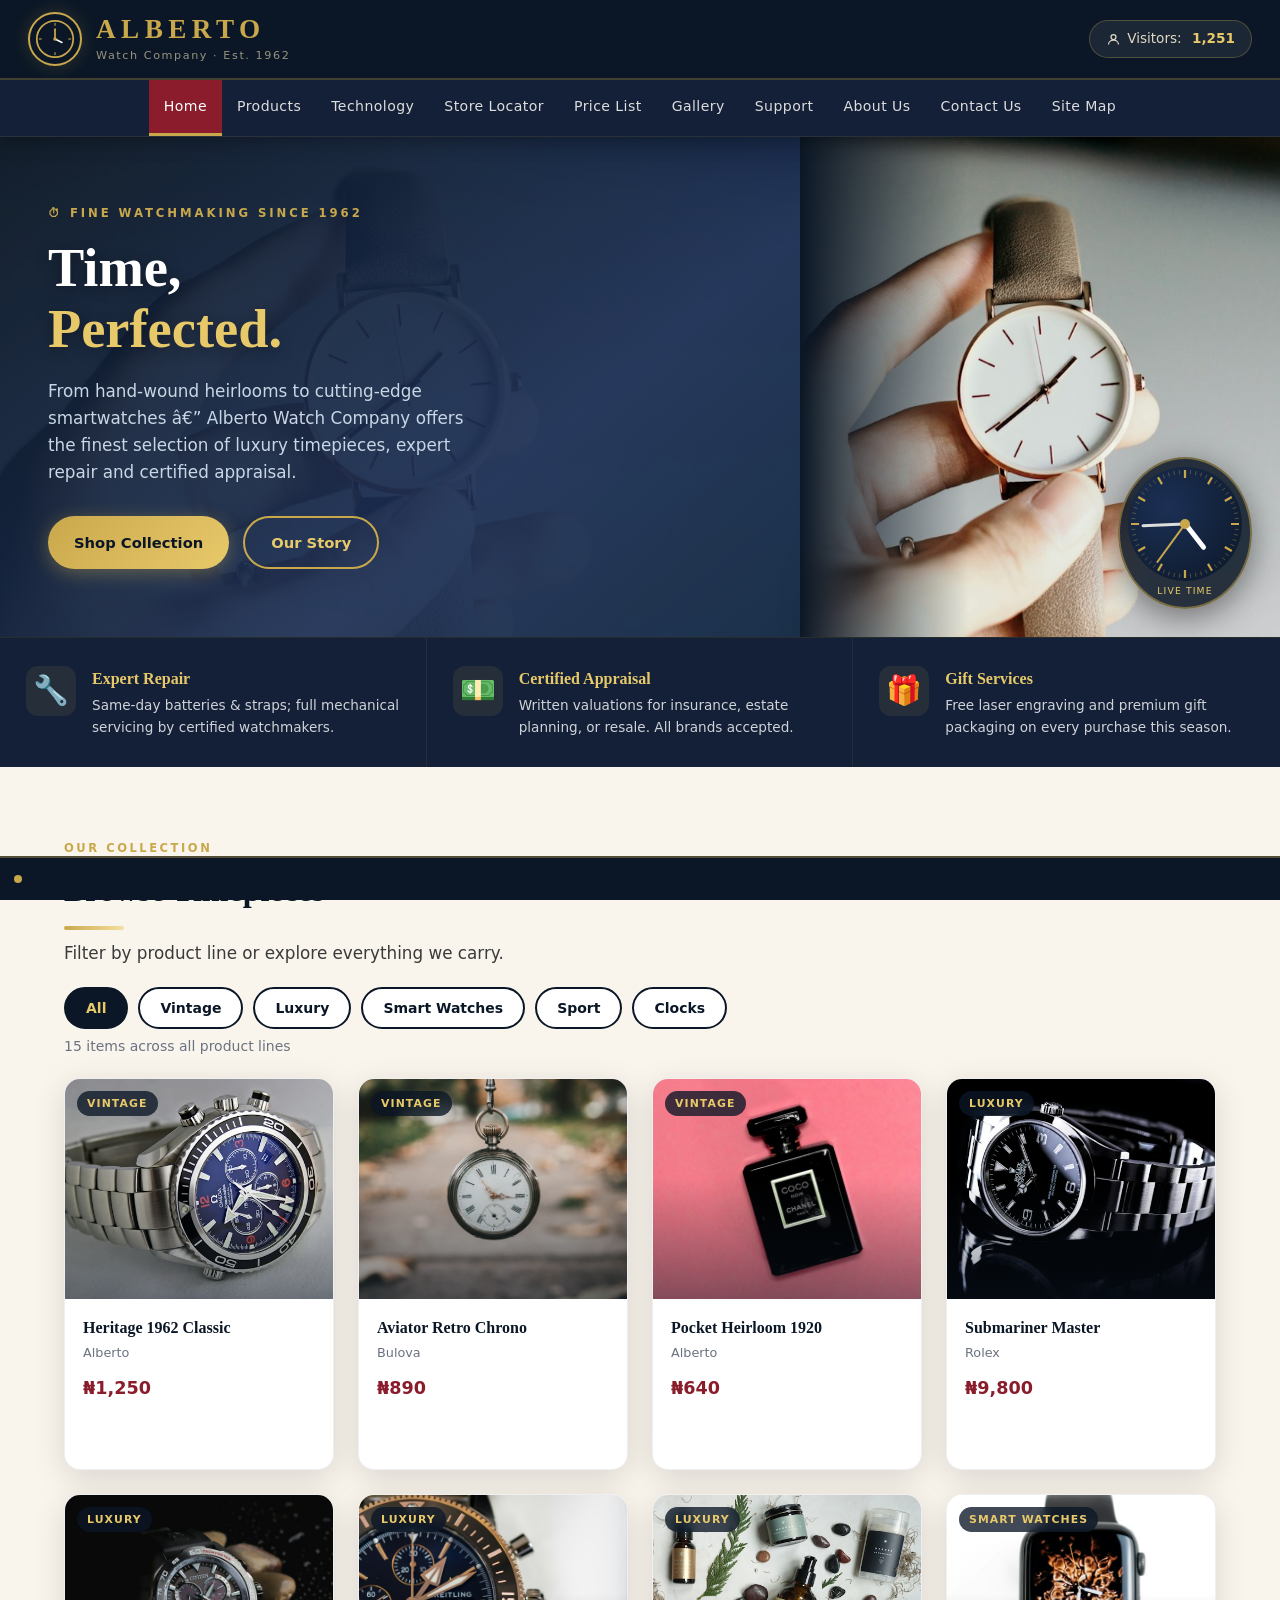
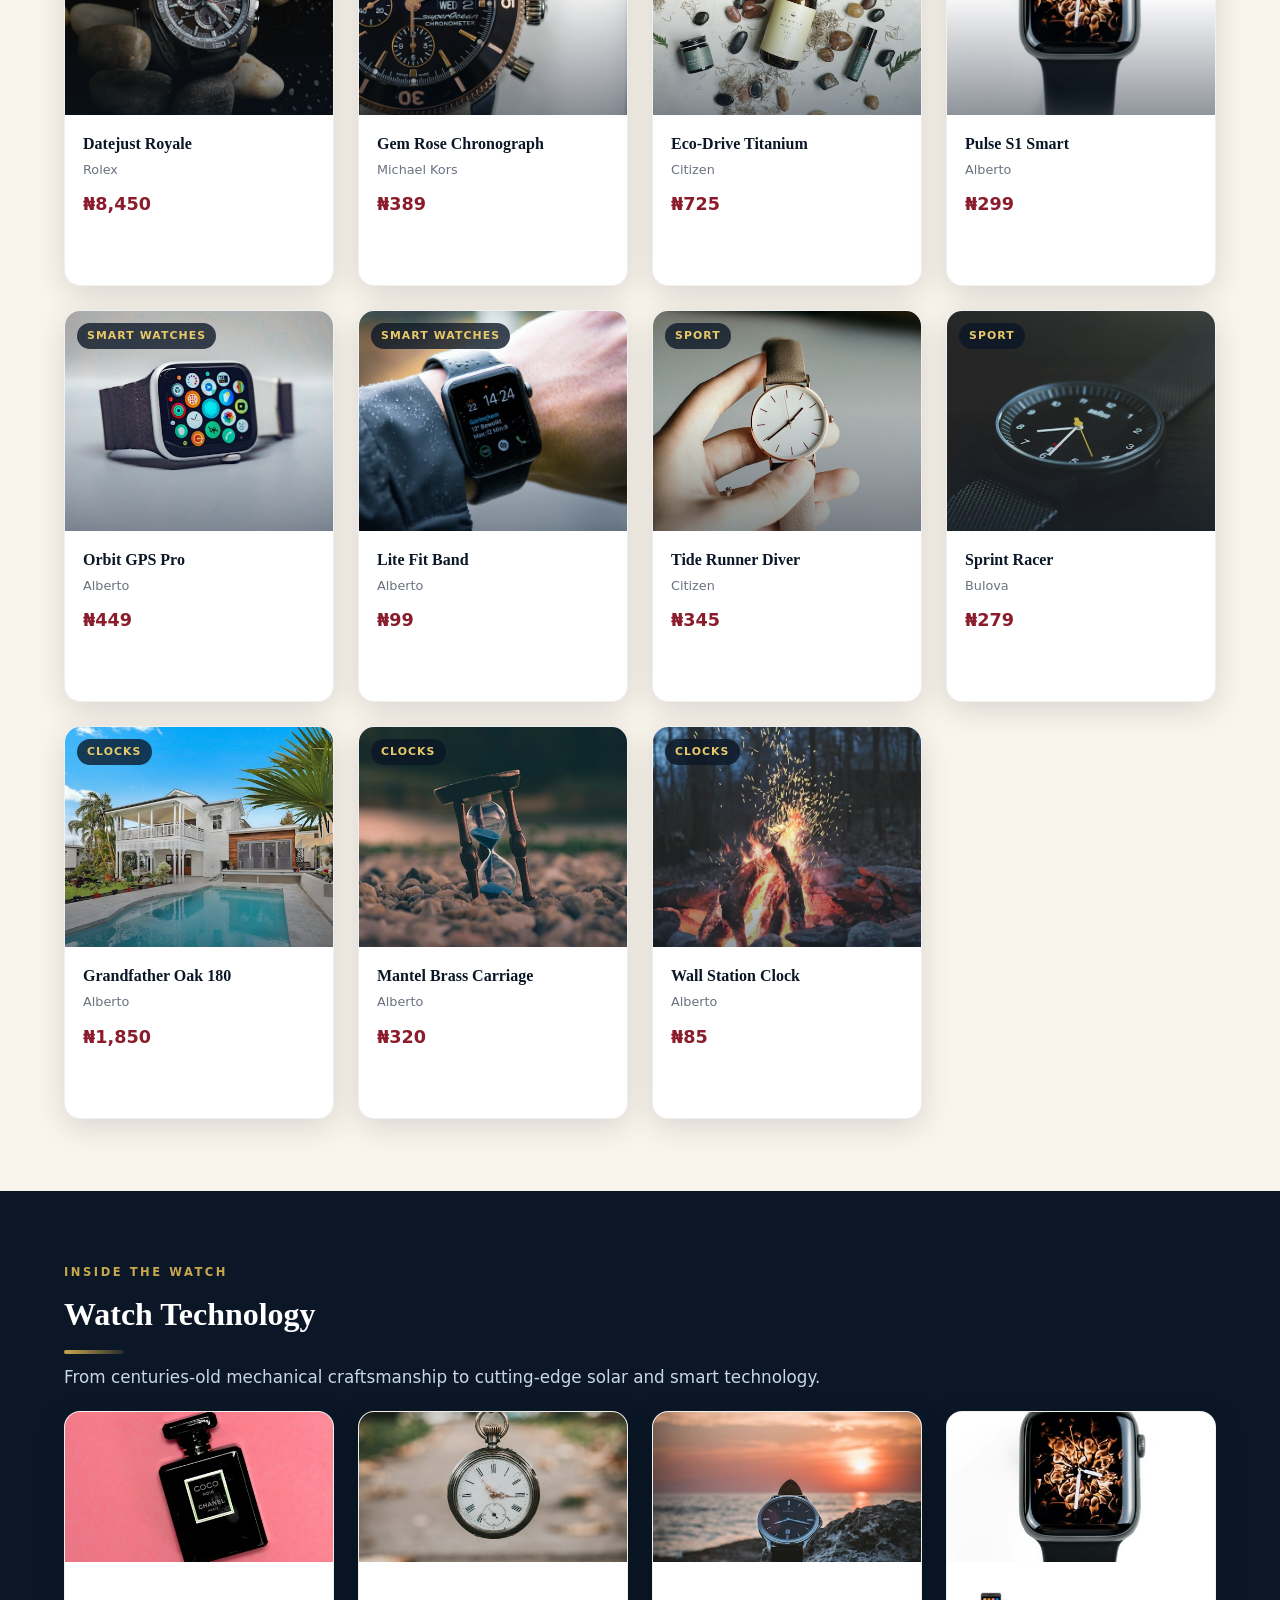
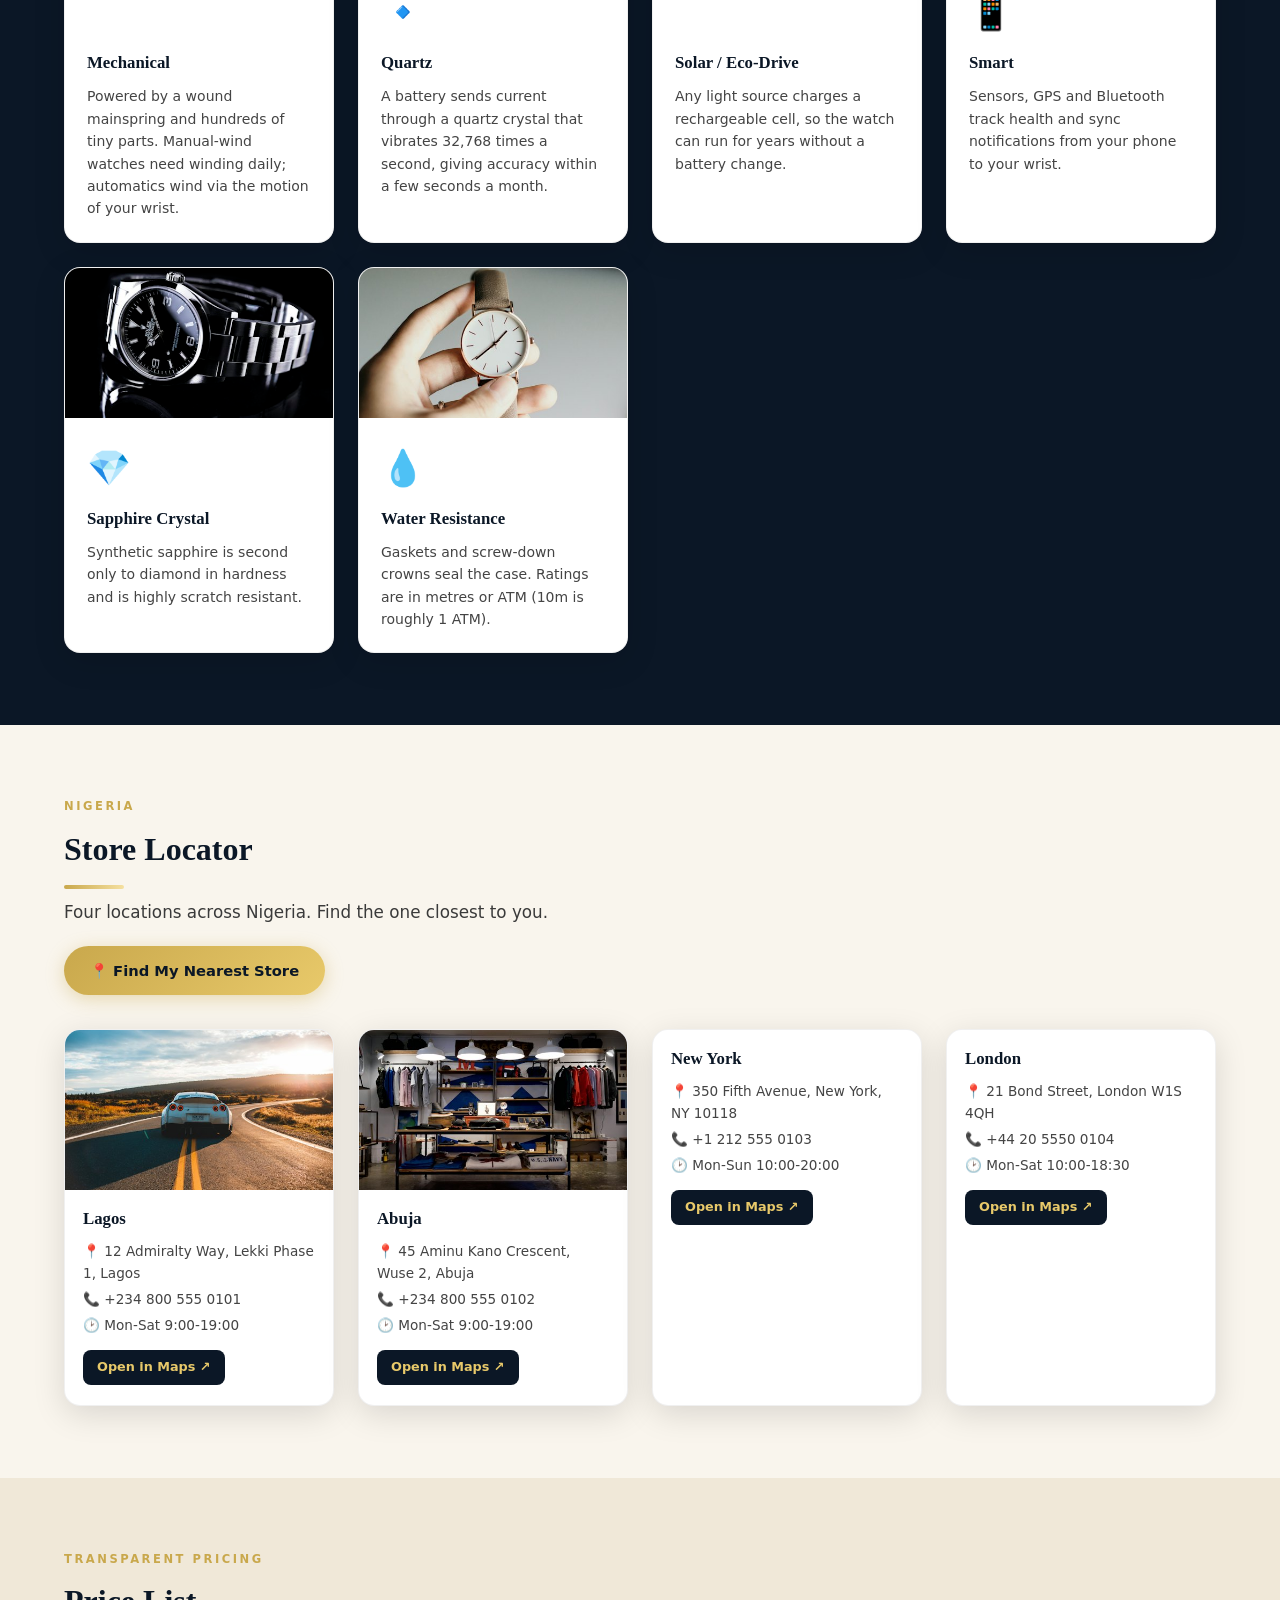
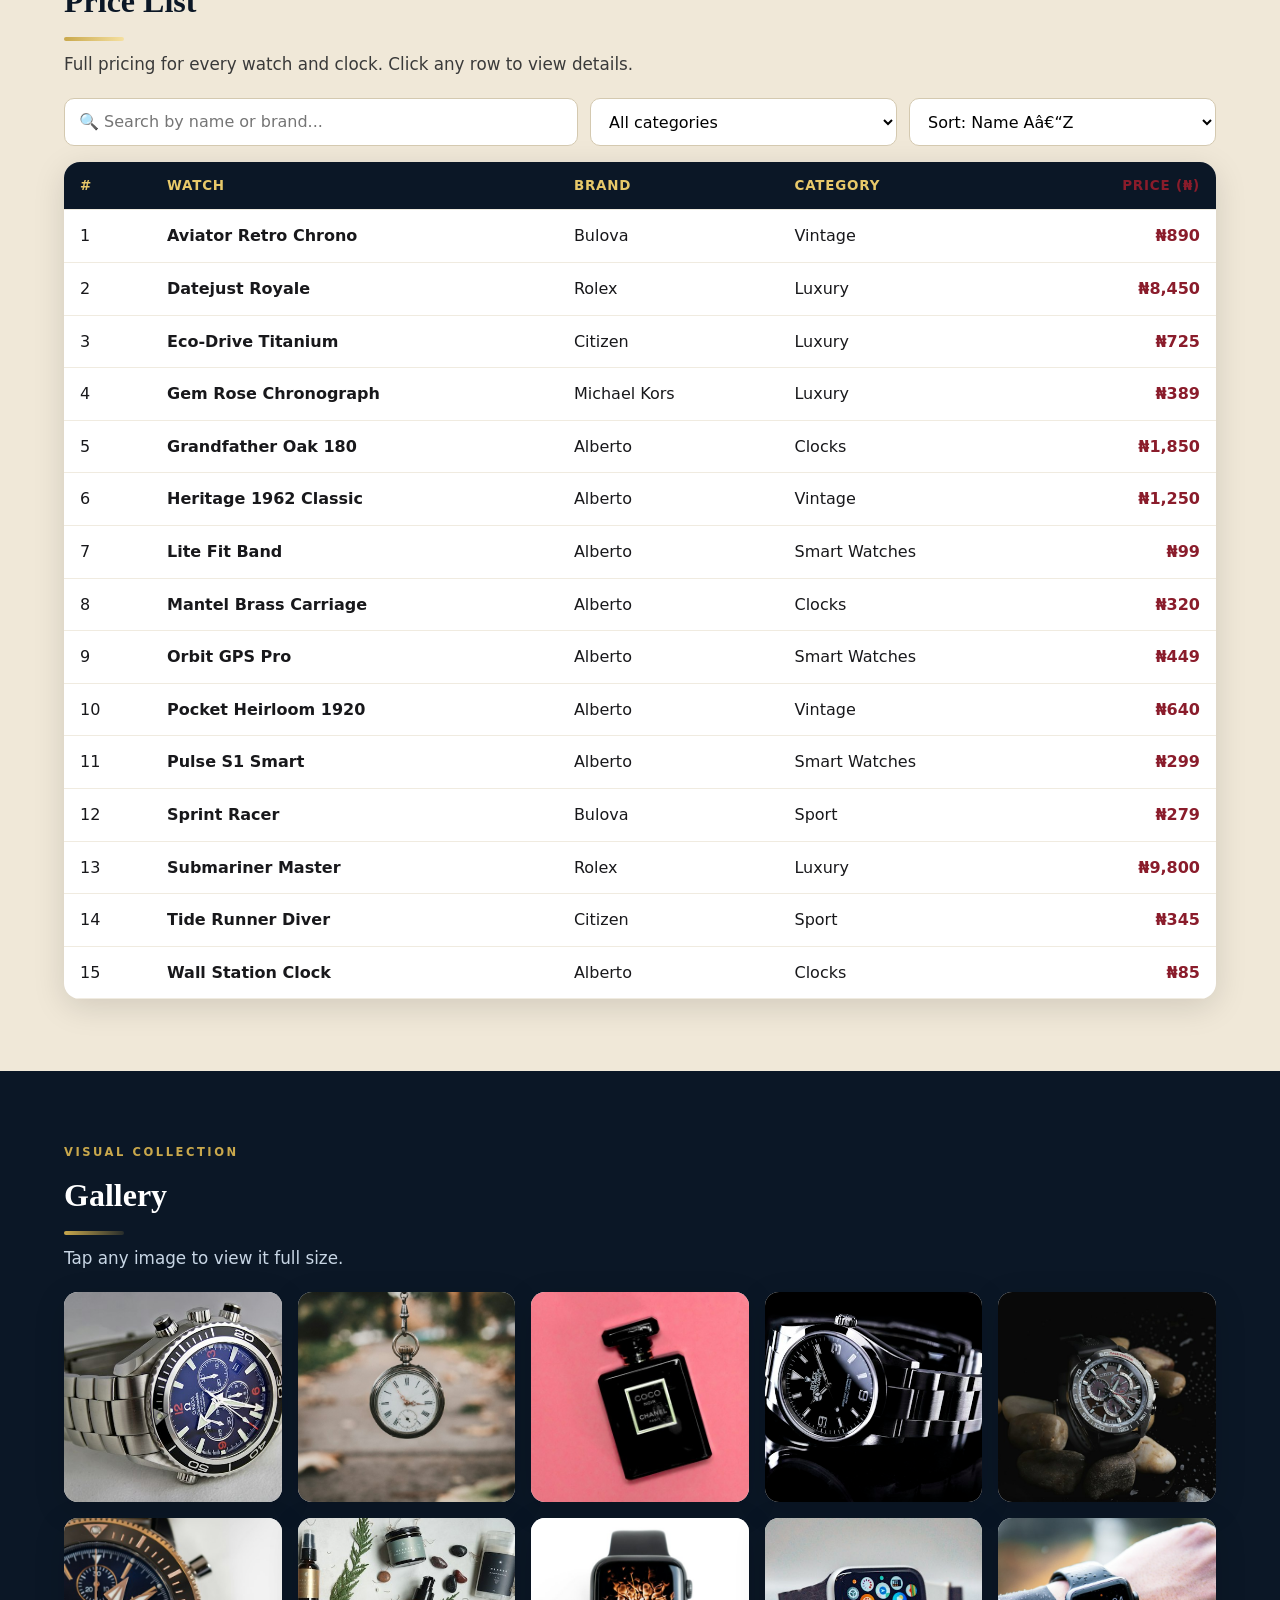
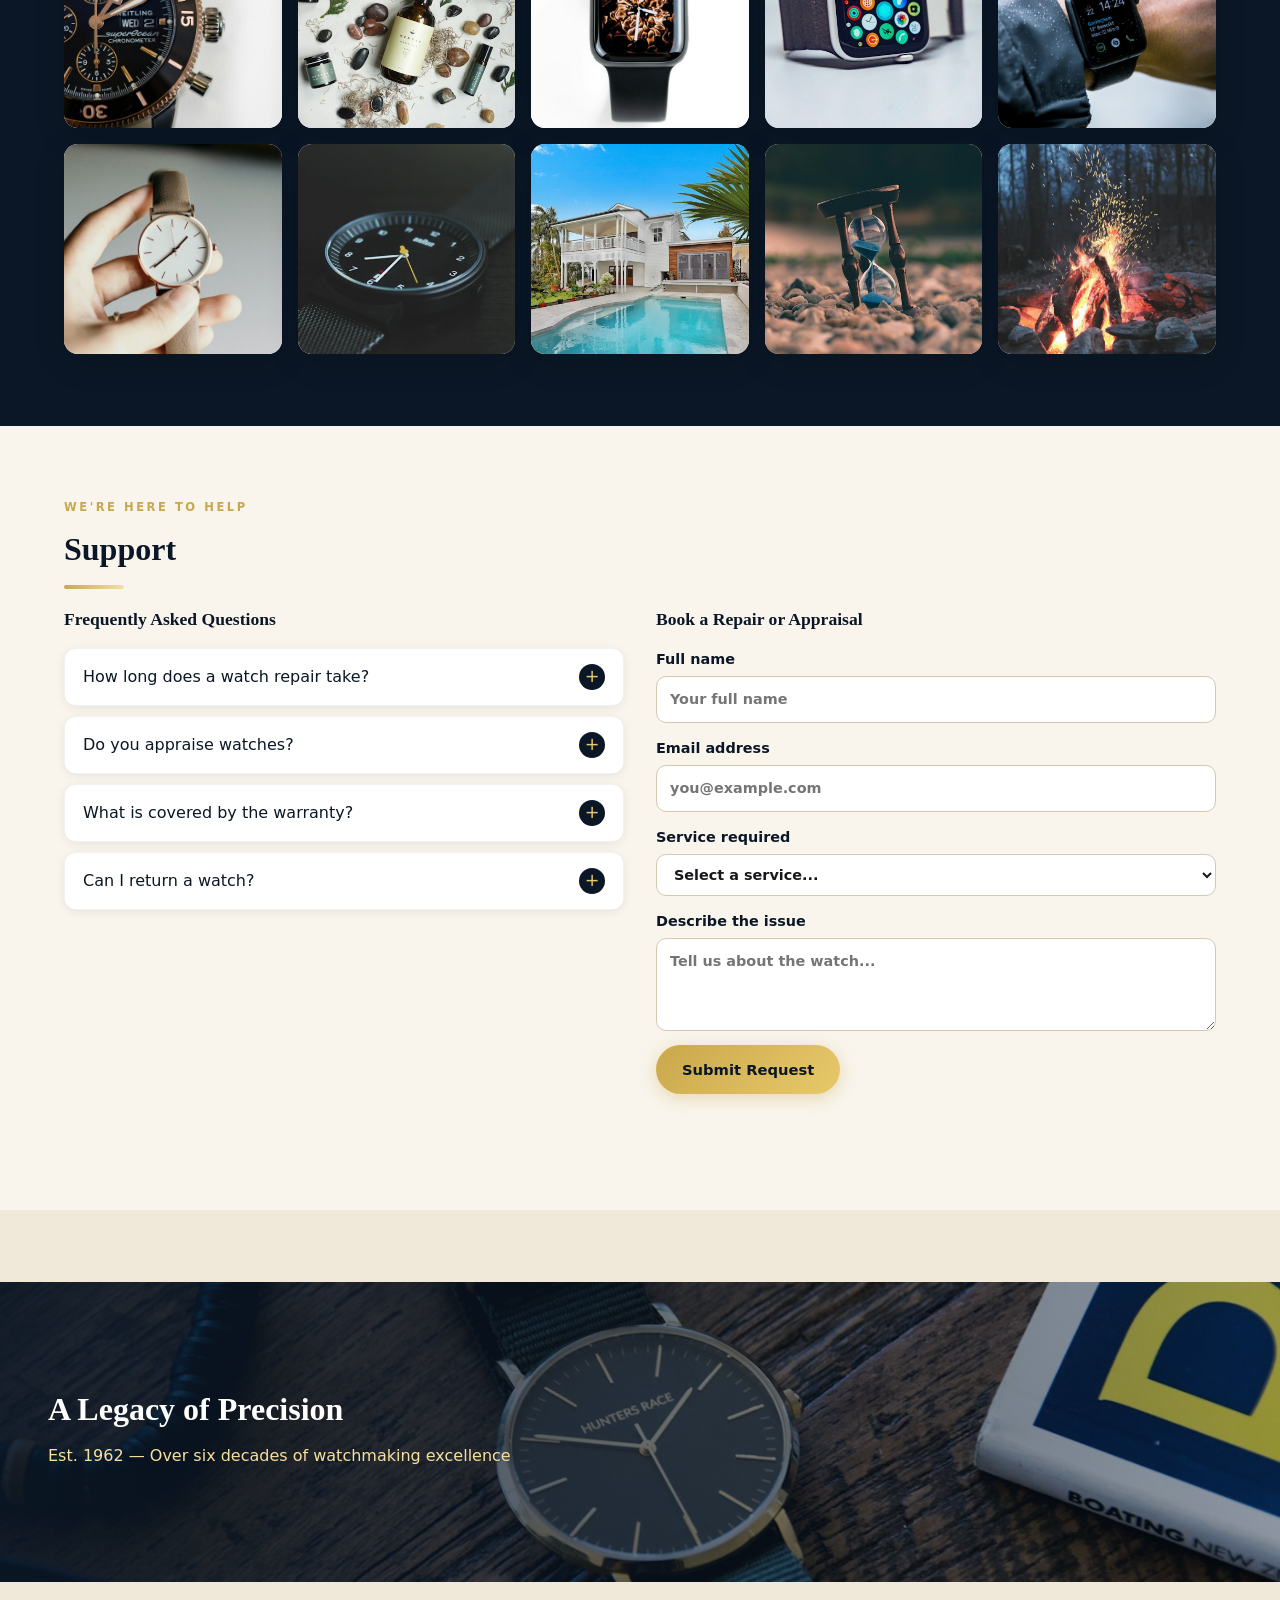
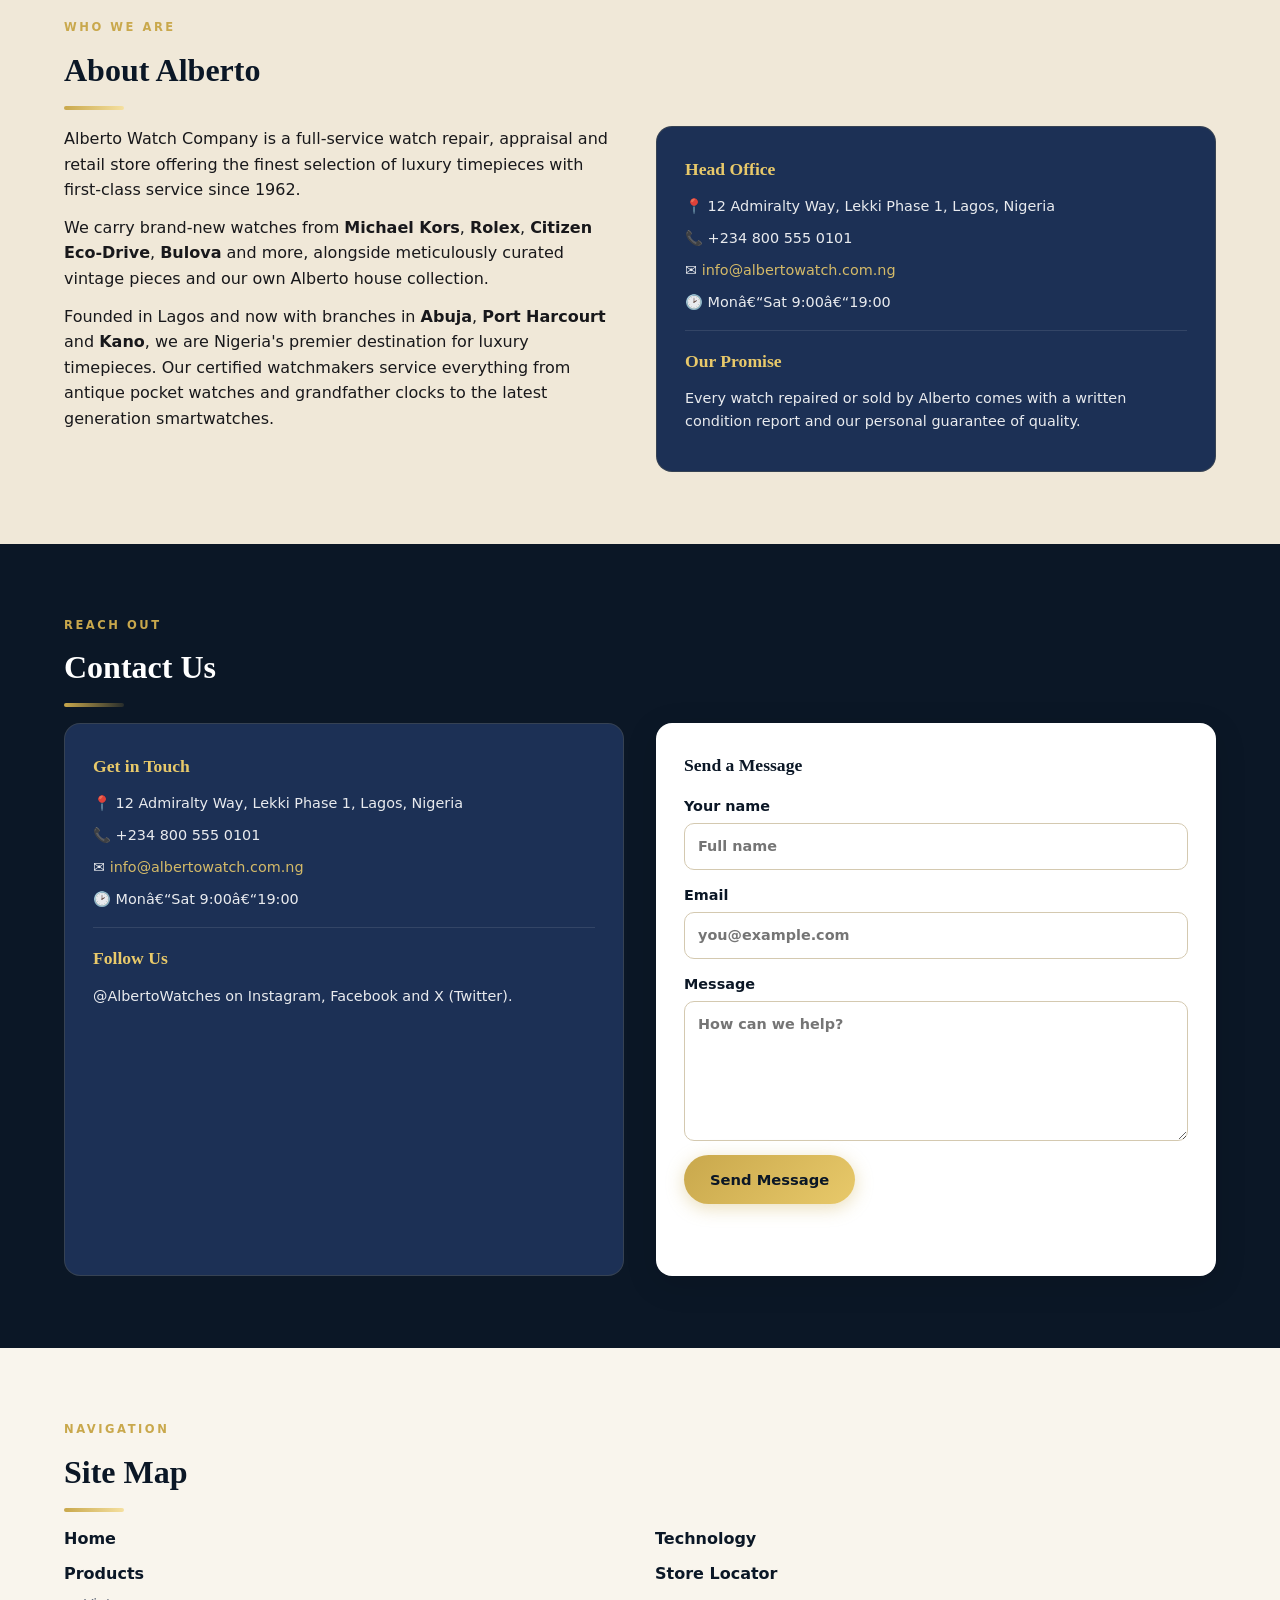
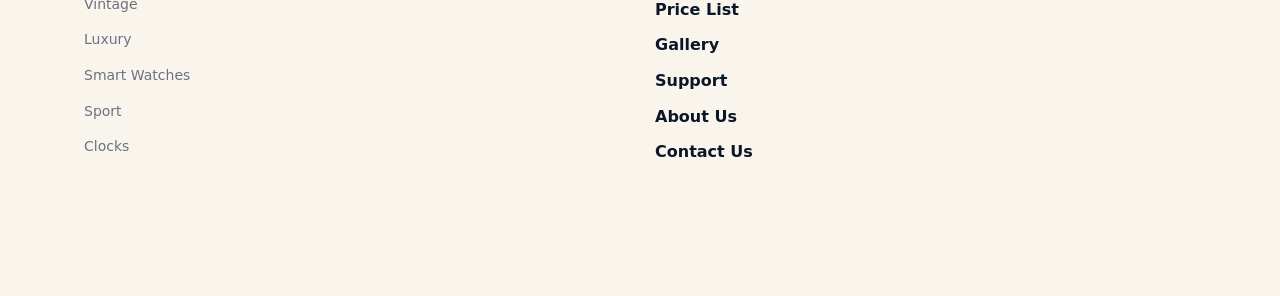
<file: index.html>
﻿<!DOCTYPE html>
<html lang="en">
<head>
<meta charset="UTF-8">
<meta name="viewport" content="width=device-width, initial-scale=1">
<title>Alberto Watch Company | Luxury Timepieces Since 1962</title>
<meta name="description" content="Alberto Watch Company â€“ full-service watch repair, appraisal and retail. Rolex, Michael Kors, Citizen, Bulova and our own Alberto collection.">
<link rel="stylesheet" href="css/style.css">
</head>
<body>

<!-- â•â•â•â•â•â•â•â•â•â•â• TOP BAR â•â•â•â•â•â•â•â•â•â•â• -->
<header class="topbar">
  <div class="brand">
    <div class="logo-wrap">
      <svg viewBox="0 0 60 60" aria-hidden="true" fill="none">
        <circle cx="30" cy="30" r="26" stroke="#c9a84c" stroke-width="2.5"/>
        <circle cx="30" cy="30" r="18" fill="#0b1726"/>
        <line x1="30" y1="30" x2="30" y2="16" stroke="#c9a84c" stroke-width="2.5" stroke-linecap="round"/>
        <line x1="30" y1="30" x2="40" y2="35" stroke="#fff" stroke-width="2" stroke-linecap="round"/>
        <circle cx="30" cy="30" r="2.5" fill="#c9a84c"/>
        <line x1="30" y1="7"  x2="30" y2="11" stroke="#c9a84c" stroke-width="1.5"/>
        <line x1="30" y1="49" x2="30" y2="53" stroke="#c9a84c" stroke-width="1.5"/>
        <line x1="7"  y1="30" x2="11" y2="30" stroke="#c9a84c" stroke-width="1.5"/>
        <line x1="49" y1="30" x2="53" y2="30" stroke="#c9a84c" stroke-width="1.5"/>
      </svg>
    </div>
    <div>
      <div class="brand-name">ALBERTO</div>
      <div class="brand-tag">Watch Company &middot; Est. 1962</div>
    </div>
  </div>
  <div class="visitors" title="Site visitor count">
    <svg width="15" height="15" viewBox="0 0 24 24" fill="none" stroke="currentColor" stroke-width="2" aria-hidden="true"><circle cx="12" cy="8" r="4"/><path d="M4 20c0-4 3.6-7 8-7s8 3 8 7"/></svg>
    Visitors:&nbsp;<strong id="visitorCount">0</strong>
  </div>
  <button class="burger" id="burger" aria-label="Toggle menu" aria-expanded="false">&#9776;</button>
</header>

<!-- â•â•â•â•â•â•â•â•â•â•â• STICKY NAV â•â•â•â•â•â•â•â•â•â•â• -->
<nav class="menu" id="menu" aria-label="Main navigation">
  <a href="#home">Home</a>
  <a href="#products">Products</a>
  <a href="#technology">Technology</a>
  <a href="#store">Store Locator</a>
  <a href="#prices">Price List</a>
  <a href="#gallery">Gallery</a>
  <a href="#support">Support</a>
  <a href="#about">About Us</a>
  <a href="#contact">Contact Us</a>
  <a href="#sitemap">Site Map</a>
</nav>

<!-- â•â•â•â•â•â•â•â•â•â•â• ALL SECTIONS SCROLL CONTINUOUSLY â•â•â•â•â•â•â•â•â•â•â• -->

<!-- â”€â”€ HERO â”€â”€ -->
<section id="home" class="sec-hero">
  <div class="hero">
    <div class="hero-left">
      <p class="hero-eyebrow">&#9201; Fine Watchmaking Since 1962</p>
      <h1>Time,<br><span>Perfected.</span></h1>
      <p class="hero-desc">
        From hand-wound heirlooms to cutting-edge smartwatches â€”
        Alberto Watch Company offers the finest selection of luxury timepieces,
        expert repair and certified appraisal.
      </p>
      <div class="hero-btns">
        <a class="btn" href="#products">Shop Collection</a>
        <a class="btn btn-outline" href="#about">Our Story</a>
      </div>
    </div>
    <div class="hero-right">
      <img src="images/hero/hero-main.jpg" alt="Luxury watch close-up" loading="eager">
      <div class="hero-right-overlay"></div>
      <div class="hero-clock-wrap" aria-hidden="true">
        <div class="hero-clock" id="heroClock">
          <div class="hand h"></div>
          <div class="hand m"></div>
          <div class="hand s"></div>
          <div class="dot"></div>
        </div>
        <div class="clock-label">Live Time</div>
      </div>
    </div>
  </div>

  <!-- Feature strip inside hero section -->
  <div class="feature-strip">
    <div class="feature-tile">
      <div class="feature-icon">&#128295;</div>
      <div><h3>Expert Repair</h3><p>Same-day batteries &amp; straps; full mechanical servicing by certified watchmakers.</p></div>
    </div>
    <div class="feature-tile">
      <div class="feature-icon">&#128181;</div>
      <div><h3>Certified Appraisal</h3><p>Written valuations for insurance, estate planning, or resale. All brands accepted.</p></div>
    </div>
    <div class="feature-tile">
      <div class="feature-icon">&#127873;</div>
      <div><h3>Gift Services</h3><p>Free laser engraving and premium gift packaging on every purchase this season.</p></div>
    </div>
  </div>
</section>

<!-- â”€â”€ FEATURED / PRODUCTS â”€â”€ -->
<section id="products" class="sec-block">
  <div class="container">
    <p class="sec-eyebrow">Our Collection</p>
    <h2 class="section-title">Browse Timepieces</h2>
    <p class="lead">Filter by product line or explore everything we carry.</p>
    <div class="filters" id="categoryFilters"></div>
    <p class="muted" id="productCount" style="margin-bottom:8px"></p>
    <div class="grid" id="productGrid"></div>
  </div>
</section>

<!-- â”€â”€ TECHNOLOGY â”€â”€ -->
<section id="technology" class="sec-block sec-dark">
  <div class="container">
    <p class="sec-eyebrow" style="color:var(--gold)">Inside the Watch</p>
    <h2 class="section-title" style="color:#fff">Watch Technology</h2>
    <p class="lead" style="color:#c8d6e5">From centuries-old mechanical craftsmanship to cutting-edge solar and smart technology.</p>
    <div class="grid tech-grid" id="techGrid"></div>
  </div>
</section>

<!-- â”€â”€ STORE LOCATOR â”€â”€ -->
<section id="store" class="sec-block">
  <div class="container">
    <p class="sec-eyebrow">Nigeria</p>
    <h2 class="section-title">Store Locator</h2>
    <p class="lead">Four locations across Nigeria. Find the one closest to you.</p>
    <button class="btn" id="nearestBtn" style="margin-bottom:14px">
      &#128205; Find My Nearest Store
    </button>
    <p class="muted" id="nearestMsg" style="margin-bottom:16px"></p>
    <div class="grid" id="storeGrid"></div>
  </div>
</section>

<!-- â”€â”€ PRICE LIST â”€â”€ -->
<section id="prices" class="sec-block sec-cream">
  <div class="container">
    <p class="sec-eyebrow">Transparent Pricing</p>
    <h2 class="section-title">Price List</h2>
    <p class="lead">Full pricing for every watch and clock. Click any row to view details.</p>
    <div class="price-tools">
      <input type="search" id="priceSearch" placeholder="&#128269; Search by name or brand...">
      <select id="priceCat"><option value="">All categories</option></select>
      <select id="priceSort">
        <option value="name">Sort: Name Aâ€“Z</option>
        <option value="low">Price: Low &#8594; High</option>
        <option value="high">Price: High &#8594; Low</option>
      </select>
    </div>
    <div class="table-wrap">
      <table id="priceTable" aria-label="Watch price list">
        <thead><tr><th>#</th><th>Watch</th><th>Brand</th><th>Category</th><th class="num">Price (&#8358;)</th></tr></thead>
        <tbody></tbody>
      </table>
    </div>
  </div>
</section>

<!-- â”€â”€ GALLERY â”€â”€ -->
<section id="gallery" class="sec-block sec-dark">
  <div class="container">
    <p class="sec-eyebrow" style="color:var(--gold)">Visual Collection</p>
    <h2 class="section-title" style="color:#fff">Gallery</h2>
    <p class="lead" style="color:#c8d6e5">Tap any image to view it full size.</p>
    <div class="gallery" id="galleryGrid"></div>
  </div>
</section>

<!-- â”€â”€ SUPPORT â”€â”€ -->
<section id="support" class="sec-block">
  <div class="container">
    <p class="sec-eyebrow">We're Here to Help</p>
    <h2 class="section-title">Support</h2>
    <div class="two-col">
      <div>
        <h3 class="sub-heading">Frequently Asked Questions</h3>
        <div id="faqList"></div>
      </div>
      <div>
        <h3 class="sub-heading">Book a Repair or Appraisal</h3>
        <form id="repairForm" novalidate>
          <label>Full name<input type="text" name="name" required placeholder="Your full name"></label>
          <label>Email address<input type="email" name="email" required placeholder="you@example.com"></label>
          <label>Service required
            <select name="service" required>
              <option value="">Select a service...</option>
              <option>Battery replacement</option>
              <option>Strap replacement</option>
              <option>Mechanical servicing</option>
              <option>Glass / crystal replacement</option>
              <option>Appraisal</option>
            </select>
          </label>
          <label>Describe the issue<textarea name="msg" rows="3" placeholder="Tell us about the watch..."></textarea></label>
          <button type="submit" class="btn">Submit Request</button>
          <p class="form-msg" id="repairMsg" role="status"></p>
        </form>
      </div>
    </div>
  </div>
</section>

<!-- â”€â”€ ABOUT â”€â”€ -->
<section id="about" class="sec-block sec-cream">
  <div class="about-banner">
    <img src="images/hero/about-banner.jpg" alt="Watch workshop" loading="lazy">
    <div class="about-banner-overlay">
      <div class="about-banner-text">
        <h2>A Legacy of Precision</h2>
        <p>Est. 1962 &mdash; Over six decades of watchmaking excellence</p>
      </div>
    </div>
  </div>
  <div class="container" style="padding-top:36px">
    <p class="sec-eyebrow">Who We Are</p>
    <h2 class="section-title">About Alberto</h2>
    <div class="two-col">
      <div>
        <p>Alberto Watch Company is a full-service watch repair, appraisal and retail store offering the finest selection of luxury timepieces with first-class service since 1962.</p>
        <p>We carry brand-new watches from <strong>Michael Kors</strong>, <strong>Rolex</strong>, <strong>Citizen Eco-Drive</strong>, <strong>Bulova</strong> and more, alongside meticulously curated vintage pieces and our own Alberto house collection.</p>
        <p>Founded in Lagos and now with branches in <strong>Abuja</strong>, <strong>Port Harcourt</strong> and <strong>Kano</strong>, we are Nigeria's premier destination for luxury timepieces. Our certified watchmakers service everything from antique pocket watches and grandfather clocks to the latest generation smartwatches.</p>
      </div>
      <div class="info-card">
        <h3>Head Office</h3>
        <p>&#128205; 12 Admiralty Way, Lekki Phase 1, Lagos, Nigeria</p>
        <p>&#128222; +234 800 555 0101</p>
        <p>&#9993; <a href="mailto:info@albertowatch.com.ng">info@albertowatch.com.ng</a></p>
        <p>&#128337; Monâ€“Sat 9:00â€“19:00</p>
        <hr style="border:0;border-top:1px solid rgba(255,255,255,.1);margin:16px 0">
        <h3>Our Promise</h3>
        <p>Every watch repaired or sold by Alberto comes with a written condition report and our personal guarantee of quality.</p>
      </div>
    </div>
  </div>
</section>

<!-- â”€â”€ CONTACT â”€â”€ -->
<section id="contact" class="sec-block sec-dark">
  <div class="container">
    <p class="sec-eyebrow" style="color:var(--gold)">Reach Out</p>
    <h2 class="section-title" style="color:#fff">Contact Us</h2>
    <div class="two-col">
      <div class="info-card info-card-light">
        <h3>Get in Touch</h3>
        <p>&#128205; 12 Admiralty Way, Lekki Phase 1, Lagos, Nigeria</p>
        <p>&#128222; +234 800 555 0101</p>
        <p>&#9993; <a href="mailto:info@albertowatch.com.ng">info@albertowatch.com.ng</a></p>
        <p>&#128337; Monâ€“Sat 9:00â€“19:00</p>
        <hr style="border:0;border-top:1px solid rgba(255,255,255,.1);margin:16px 0">
        <h3>Follow Us</h3>
        <p>@AlbertoWatches on Instagram, Facebook and X (Twitter).</p>
      </div>
      <form id="contactForm" novalidate style="background:#fff;padding:28px;border-radius:16px;box-shadow:var(--shadow)">
        <h3 class="sub-heading" style="margin-bottom:16px">Send a Message</h3>
        <label>Your name<input type="text" name="name" required placeholder="Full name"></label>
        <label>Email<input type="email" name="email" required placeholder="you@example.com"></label>
        <label>Message<textarea name="msg" rows="5" required placeholder="How can we help?"></textarea></label>
        <button type="submit" class="btn">Send Message</button>
        <p class="form-msg" id="contactMsg" role="status"></p>
      </form>
    </div>
  </div>
</section>

<!-- â”€â”€ SITEMAP â”€â”€ -->
<section id="sitemap" class="sec-block">
  <div class="container">
    <p class="sec-eyebrow">Navigation</p>
    <h2 class="section-title">Site Map</h2>
    <ul class="sitemap" id="sitemapList"></ul>
  </div>
</section>

<!-- â•â•â•â•â•â•â•â•â•â•â• PRODUCT POPUP â•â•â•â•â•â•â•â•â•â•â• -->
<div class="modal" id="modal" aria-hidden="true">
  <div class="modal-box" role="dialog" aria-modal="true" aria-labelledby="mTitle">
    <button class="modal-close" id="modalClose" aria-label="Close popup">&times;</button>
    <div class="modal-body">
      <div class="modal-img" id="mImg"></div>
      <div class="modal-info">
        <p class="badge" id="mCat"></p>
        <h3 id="mTitle"></h3>
        <p class="m-brand" id="mBrand"></p>
        <p class="m-desc" id="mDesc"></p>
        <table class="specs" id="mSpecs"></table>
        <p class="price" id="mPrice"></p>
      </div>
    </div>
  </div>
</div>

<!-- â•â•â•â•â•â•â•â•â•â•â• GALLERY LIGHTBOX â•â•â•â•â•â•â•â•â•â•â• -->
<div class="modal" id="lightbox" aria-hidden="true">
  <div class="modal-box light" role="dialog" aria-modal="true">
    <button class="modal-close" id="lightClose" aria-label="Close lightbox">&times;</button>
    <div id="lightImg"></div>
    <p id="lightCap" class="center" style="margin-top:12px;color:var(--muted)"></p>
  </div>
</div>

<!-- â•â•â•â•â•â•â•â•â•â•â• TICKER â•â•â•â•â•â•â•â•â•â•â• -->
<footer class="ticker-wrap" aria-live="off">
  <div class="ticker-dot" aria-hidden="true"></div>
  <div class="ticker"><span id="tickerText">Loadingâ€¦</span></div>
</footer>

<script src="data/data.js"></script>
<script src="js/app.js"></script>
</body>
</html>
</file>
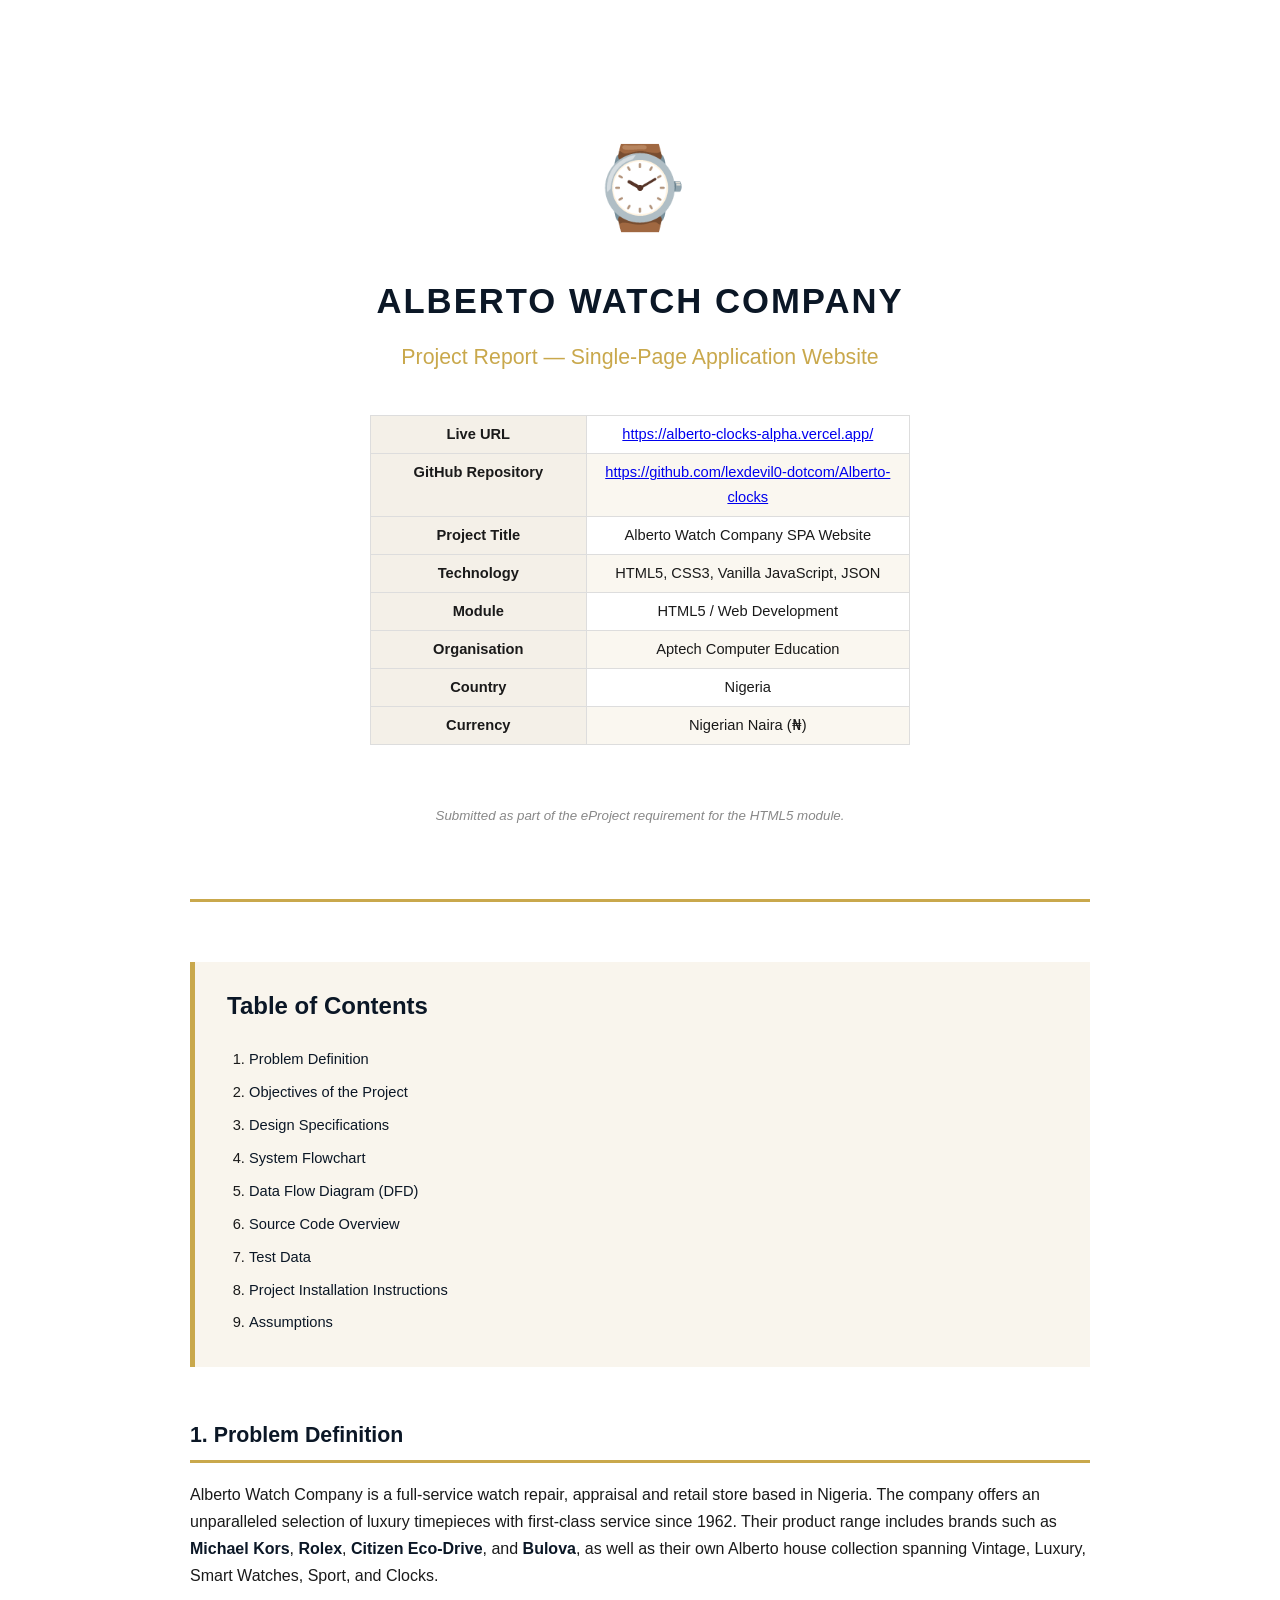
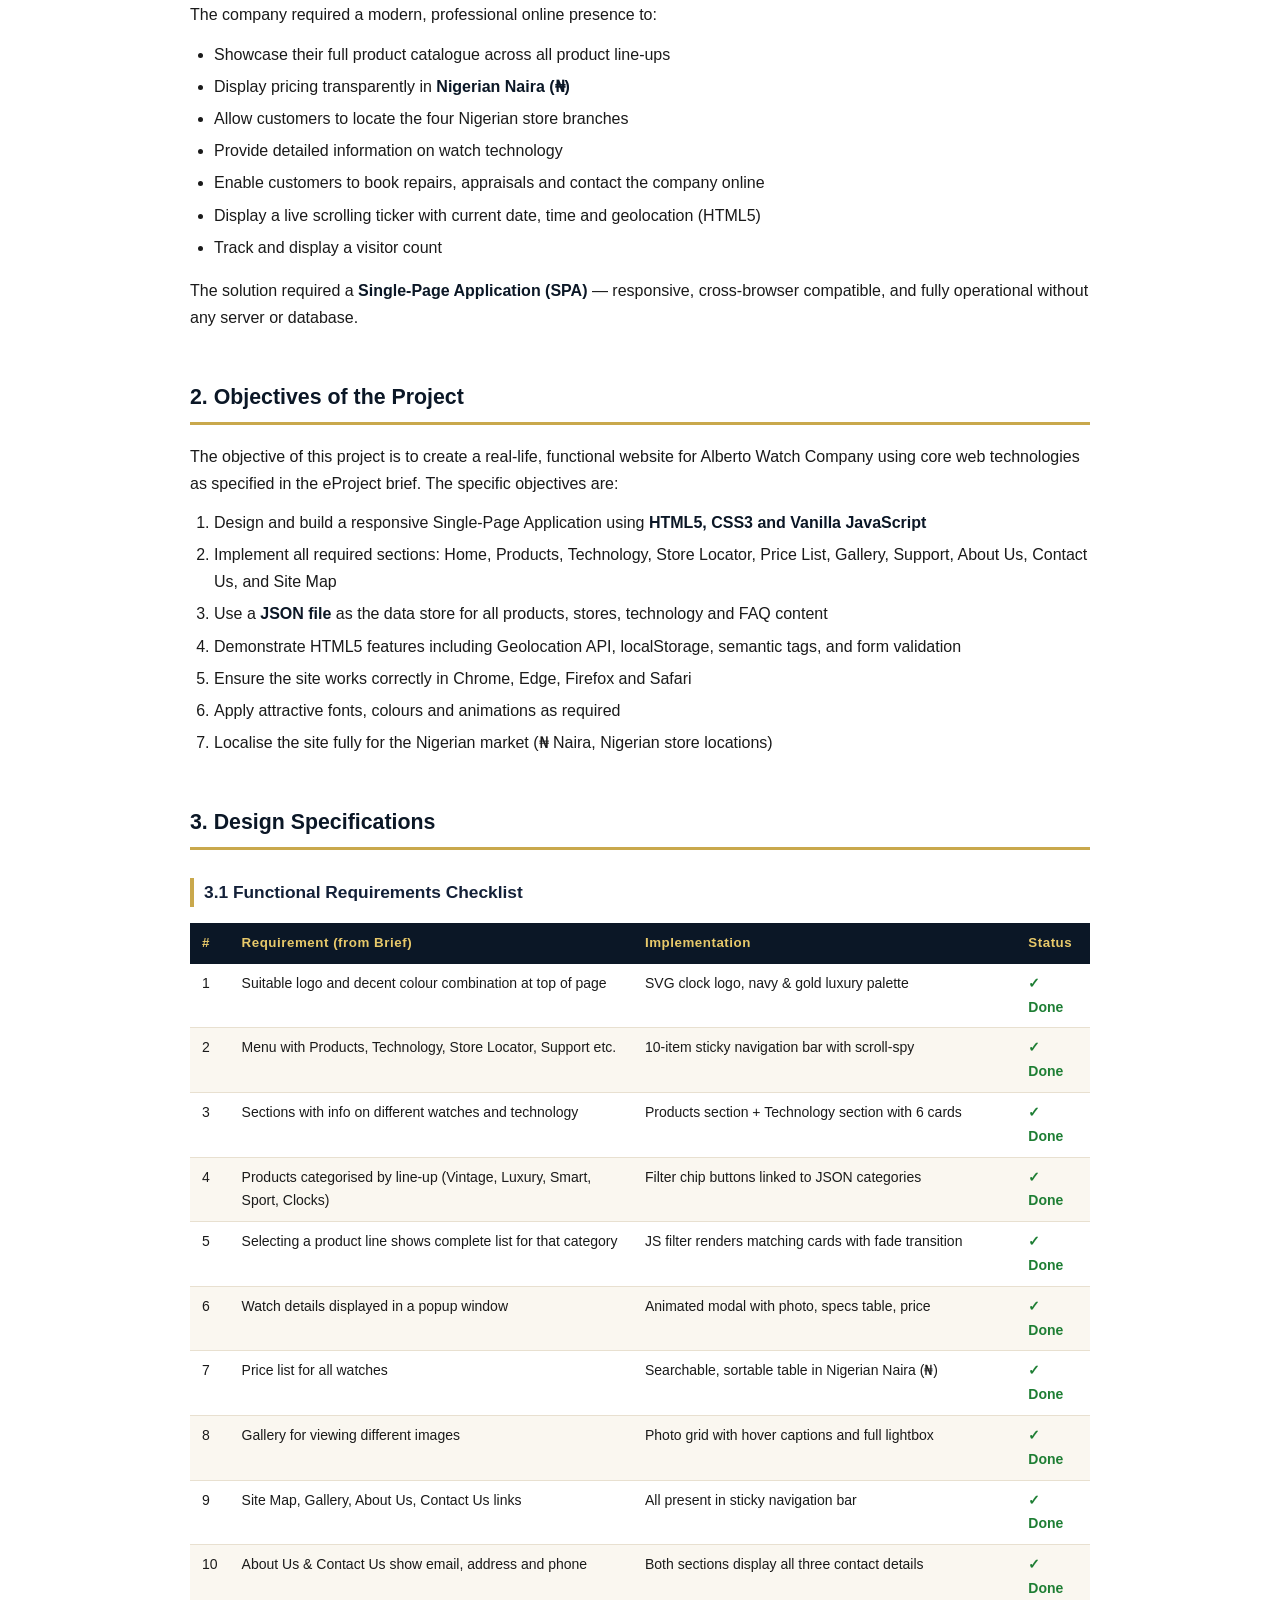
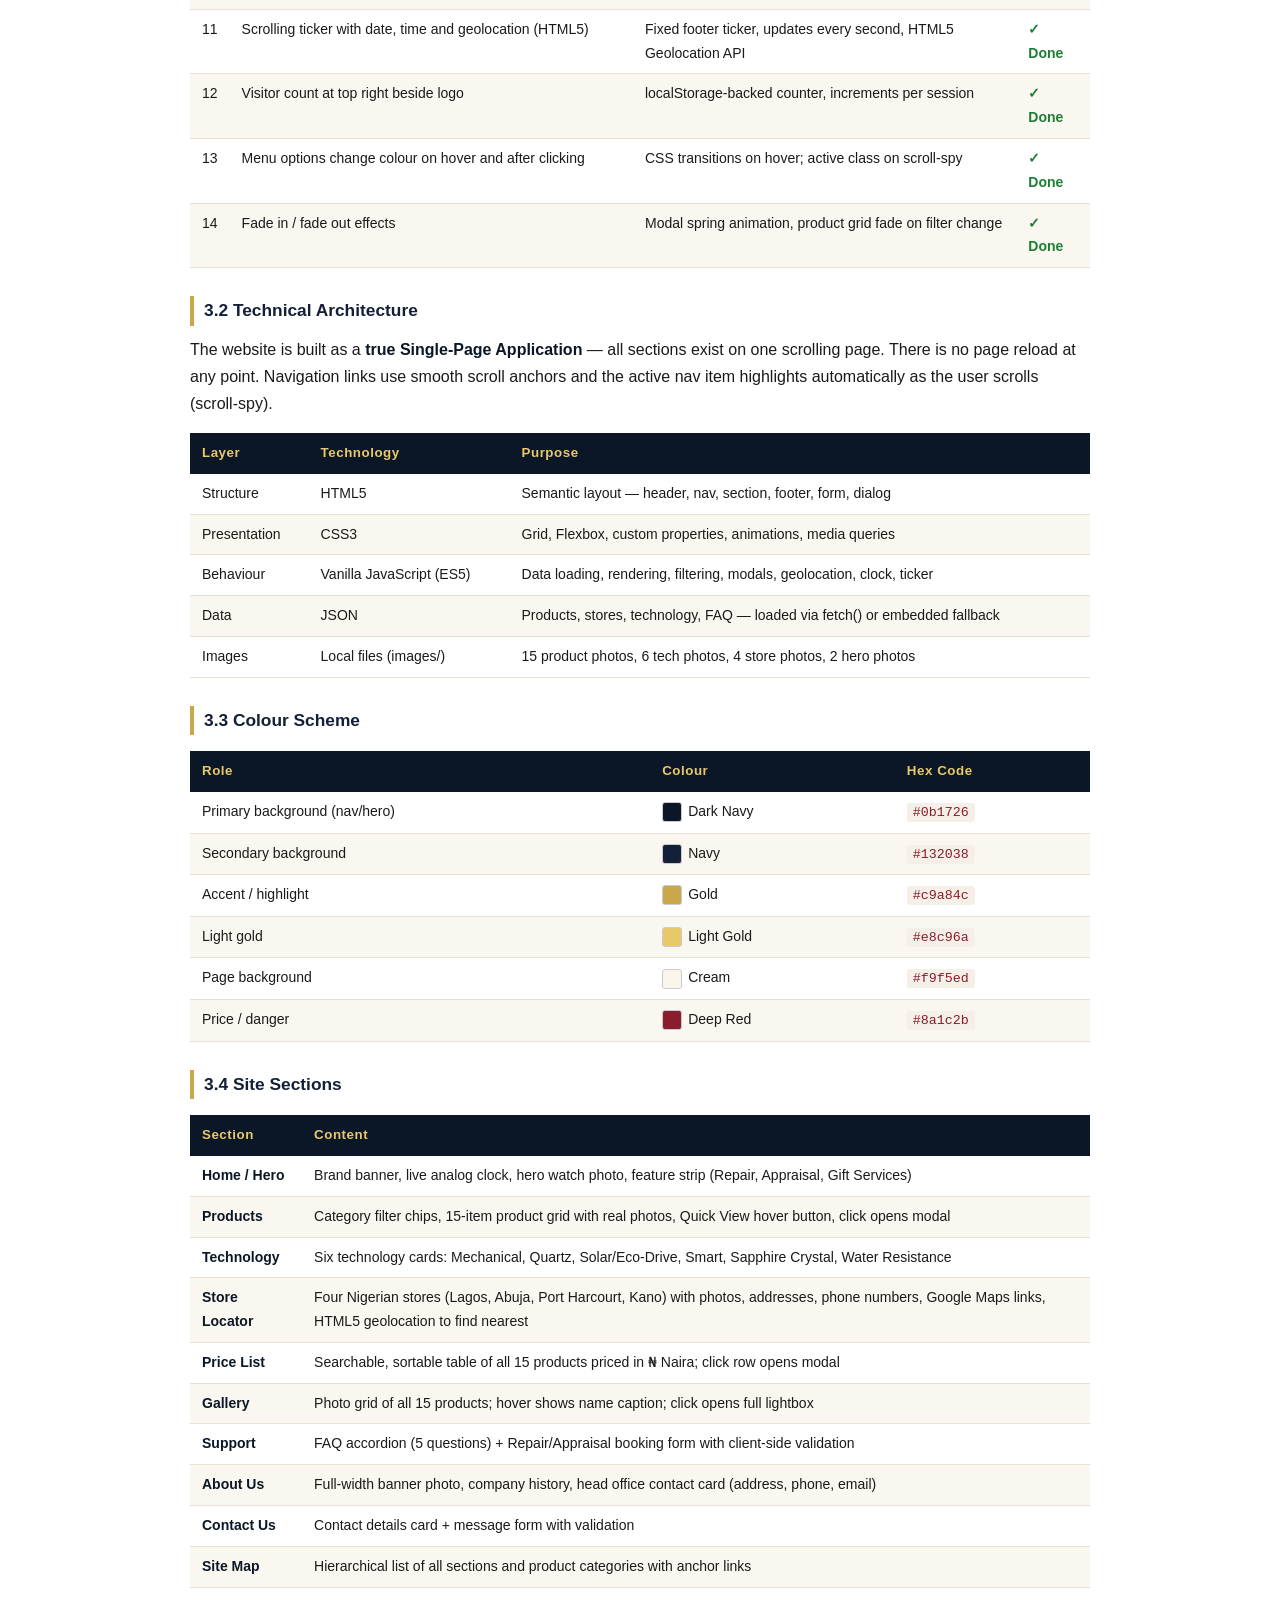
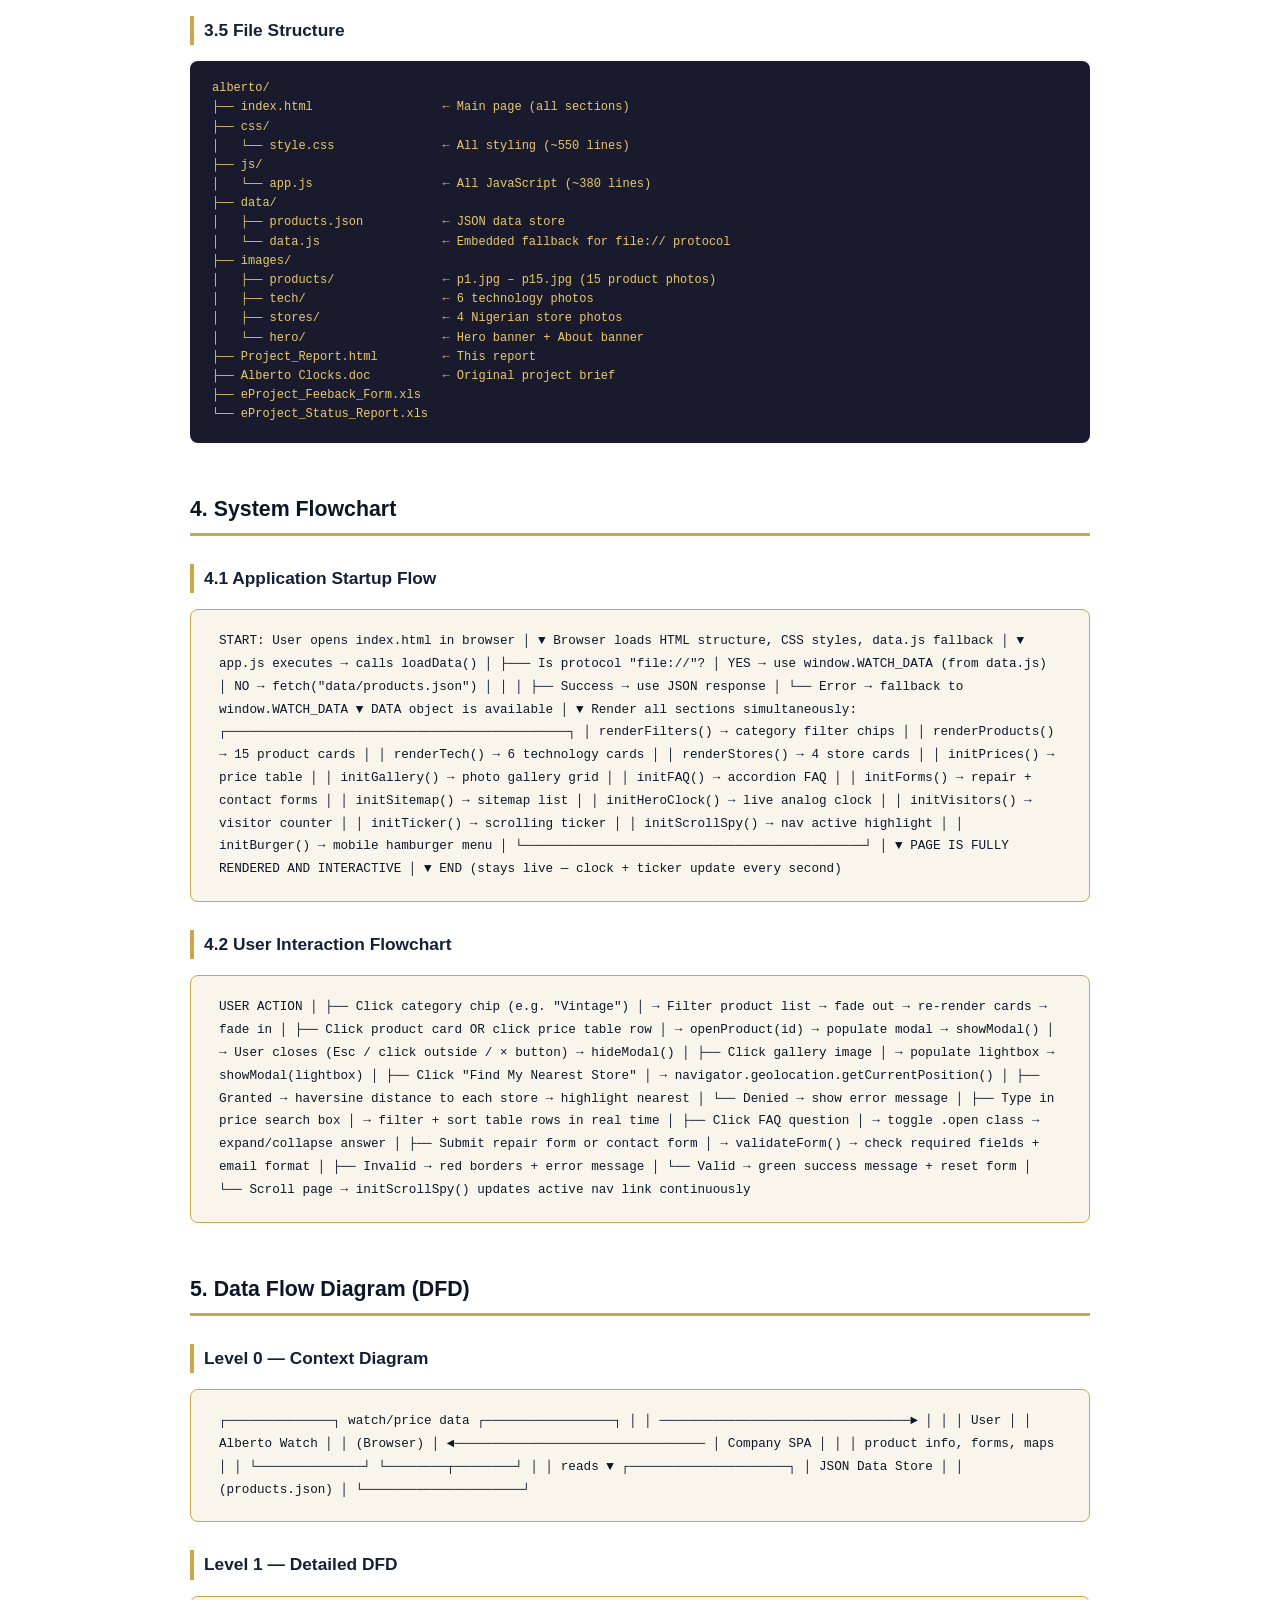
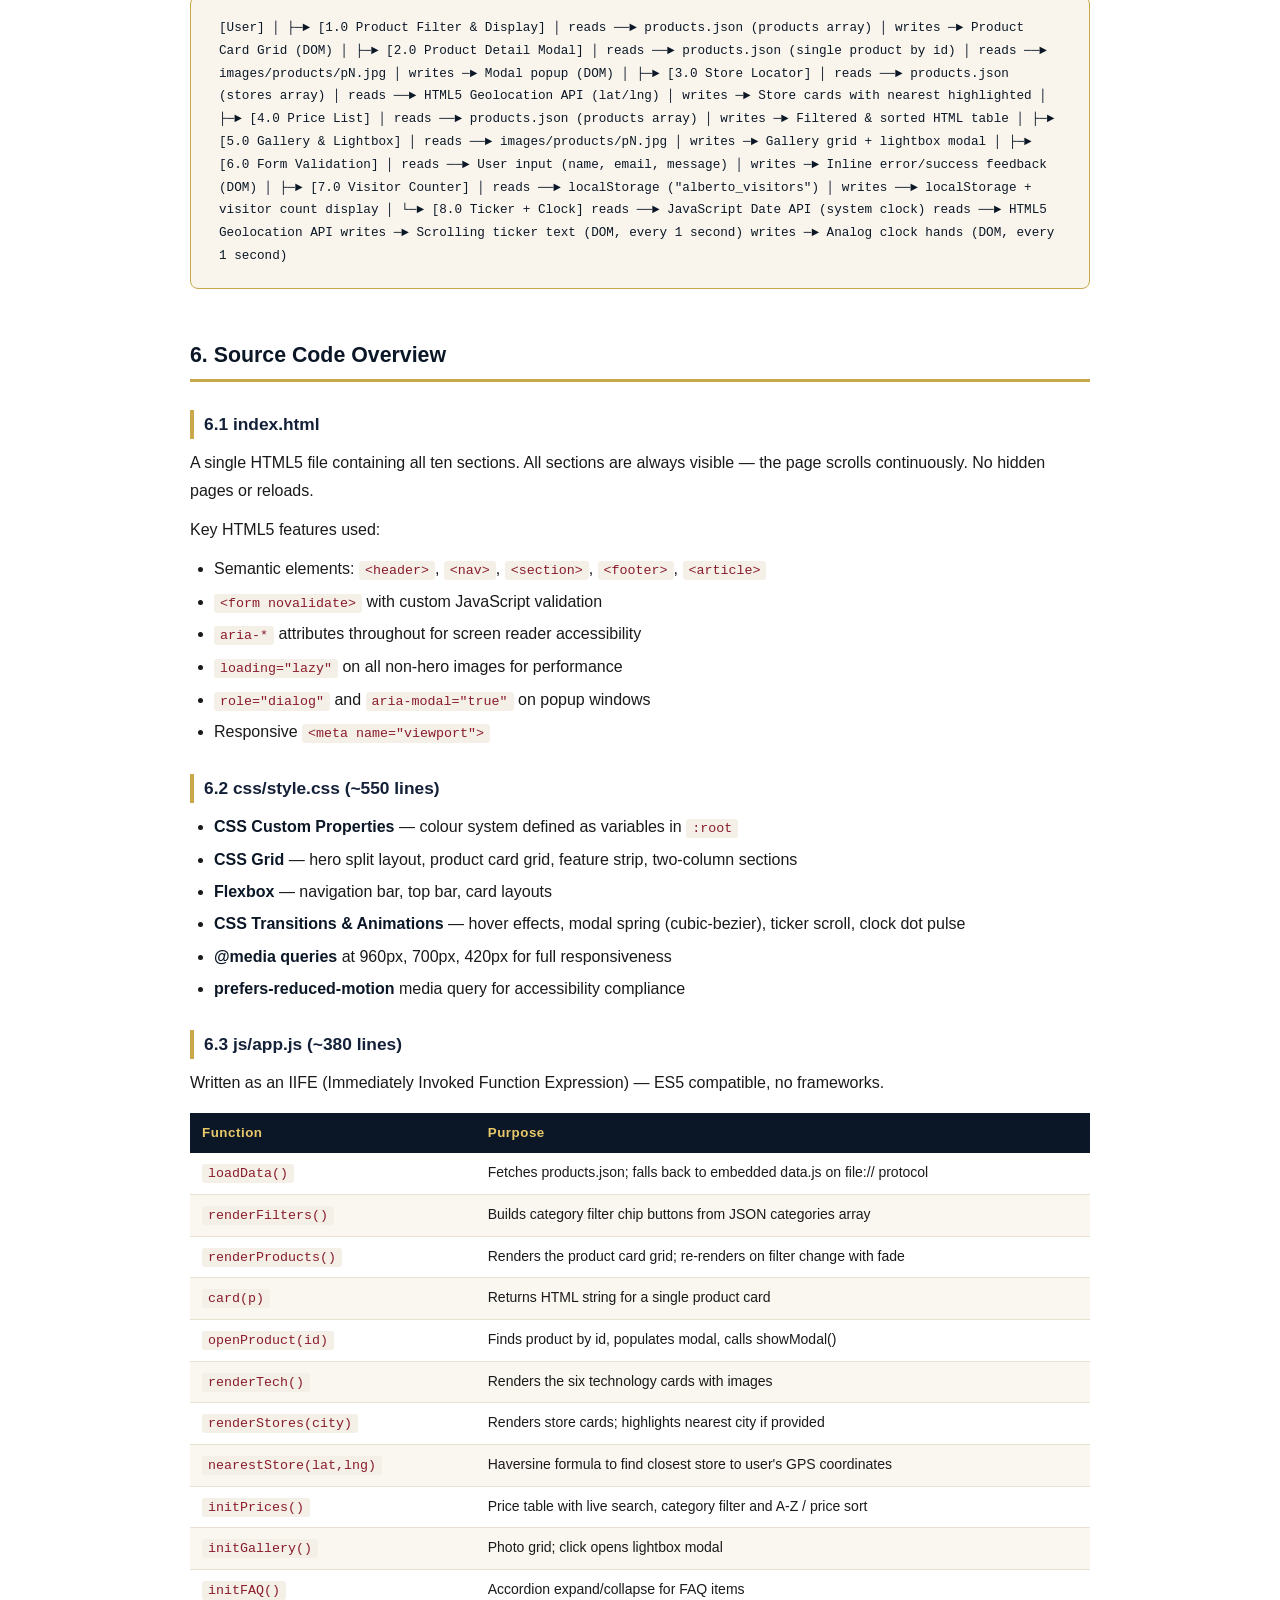
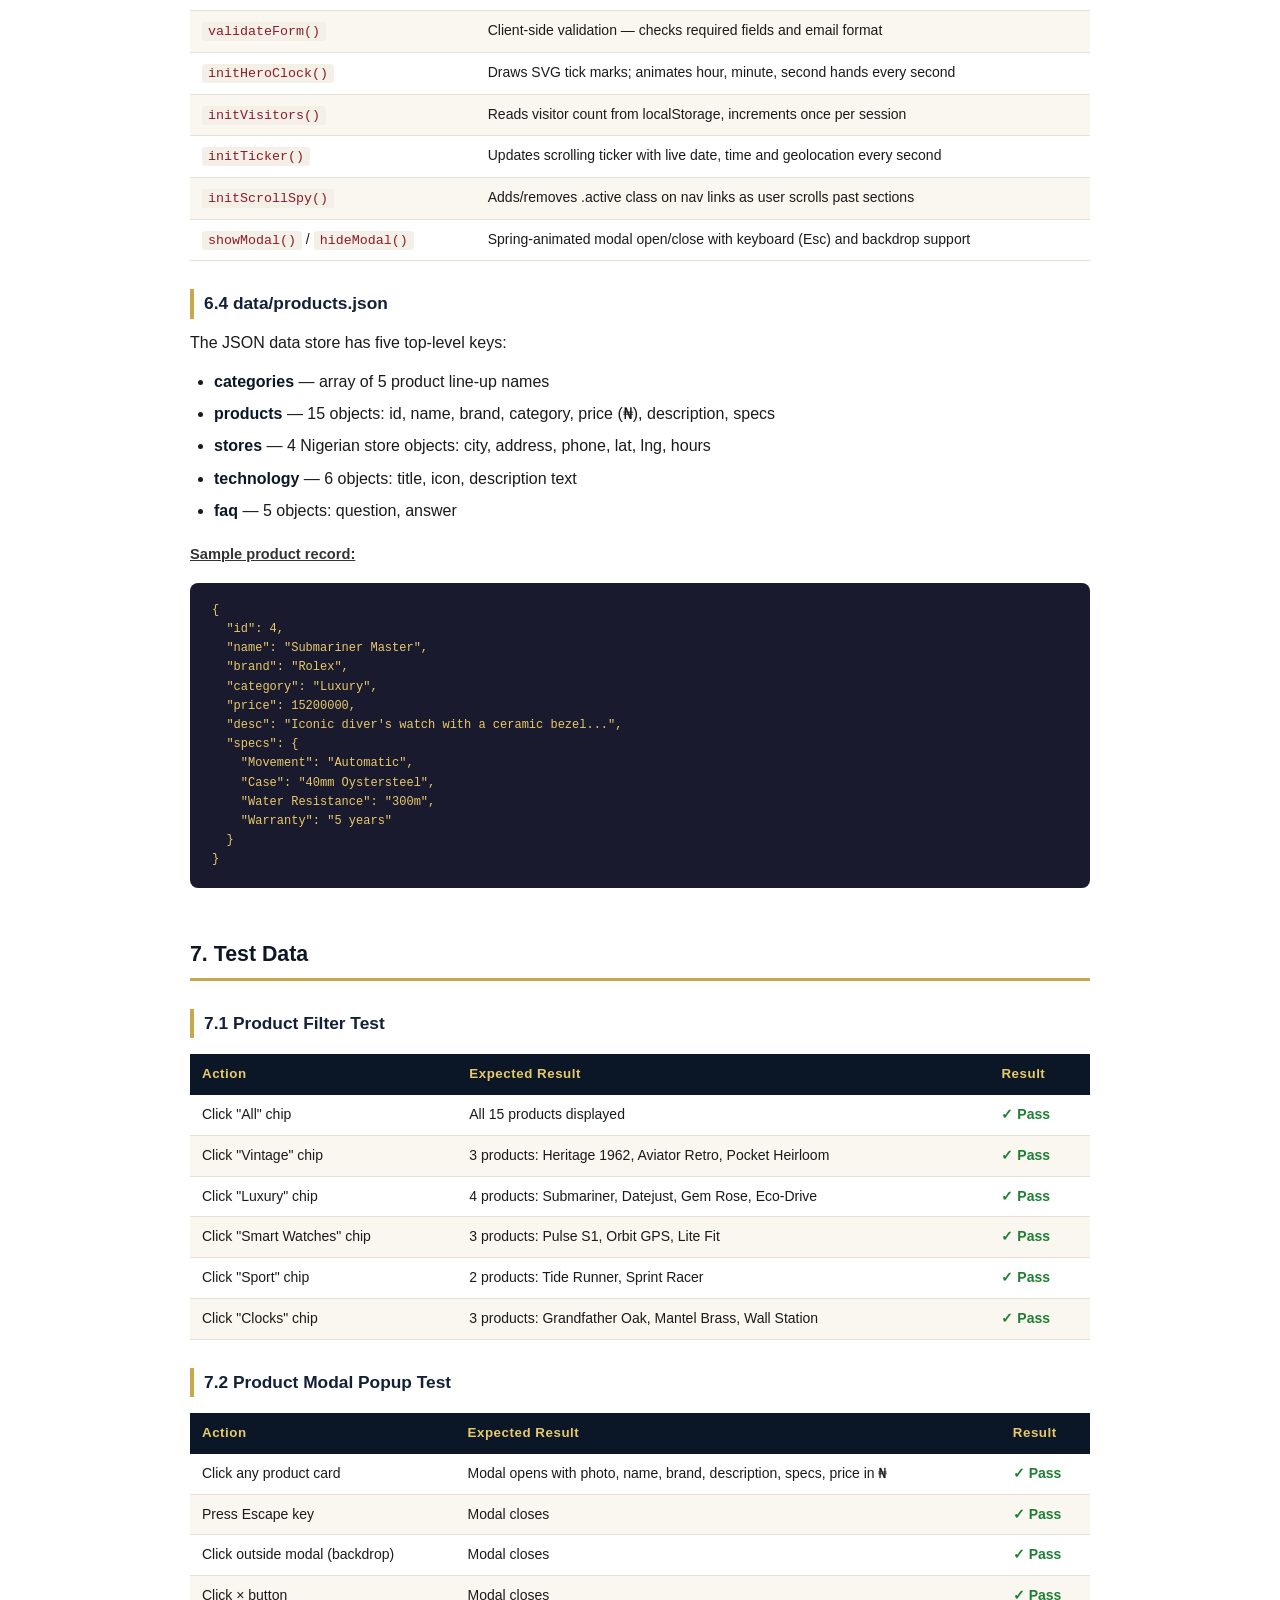
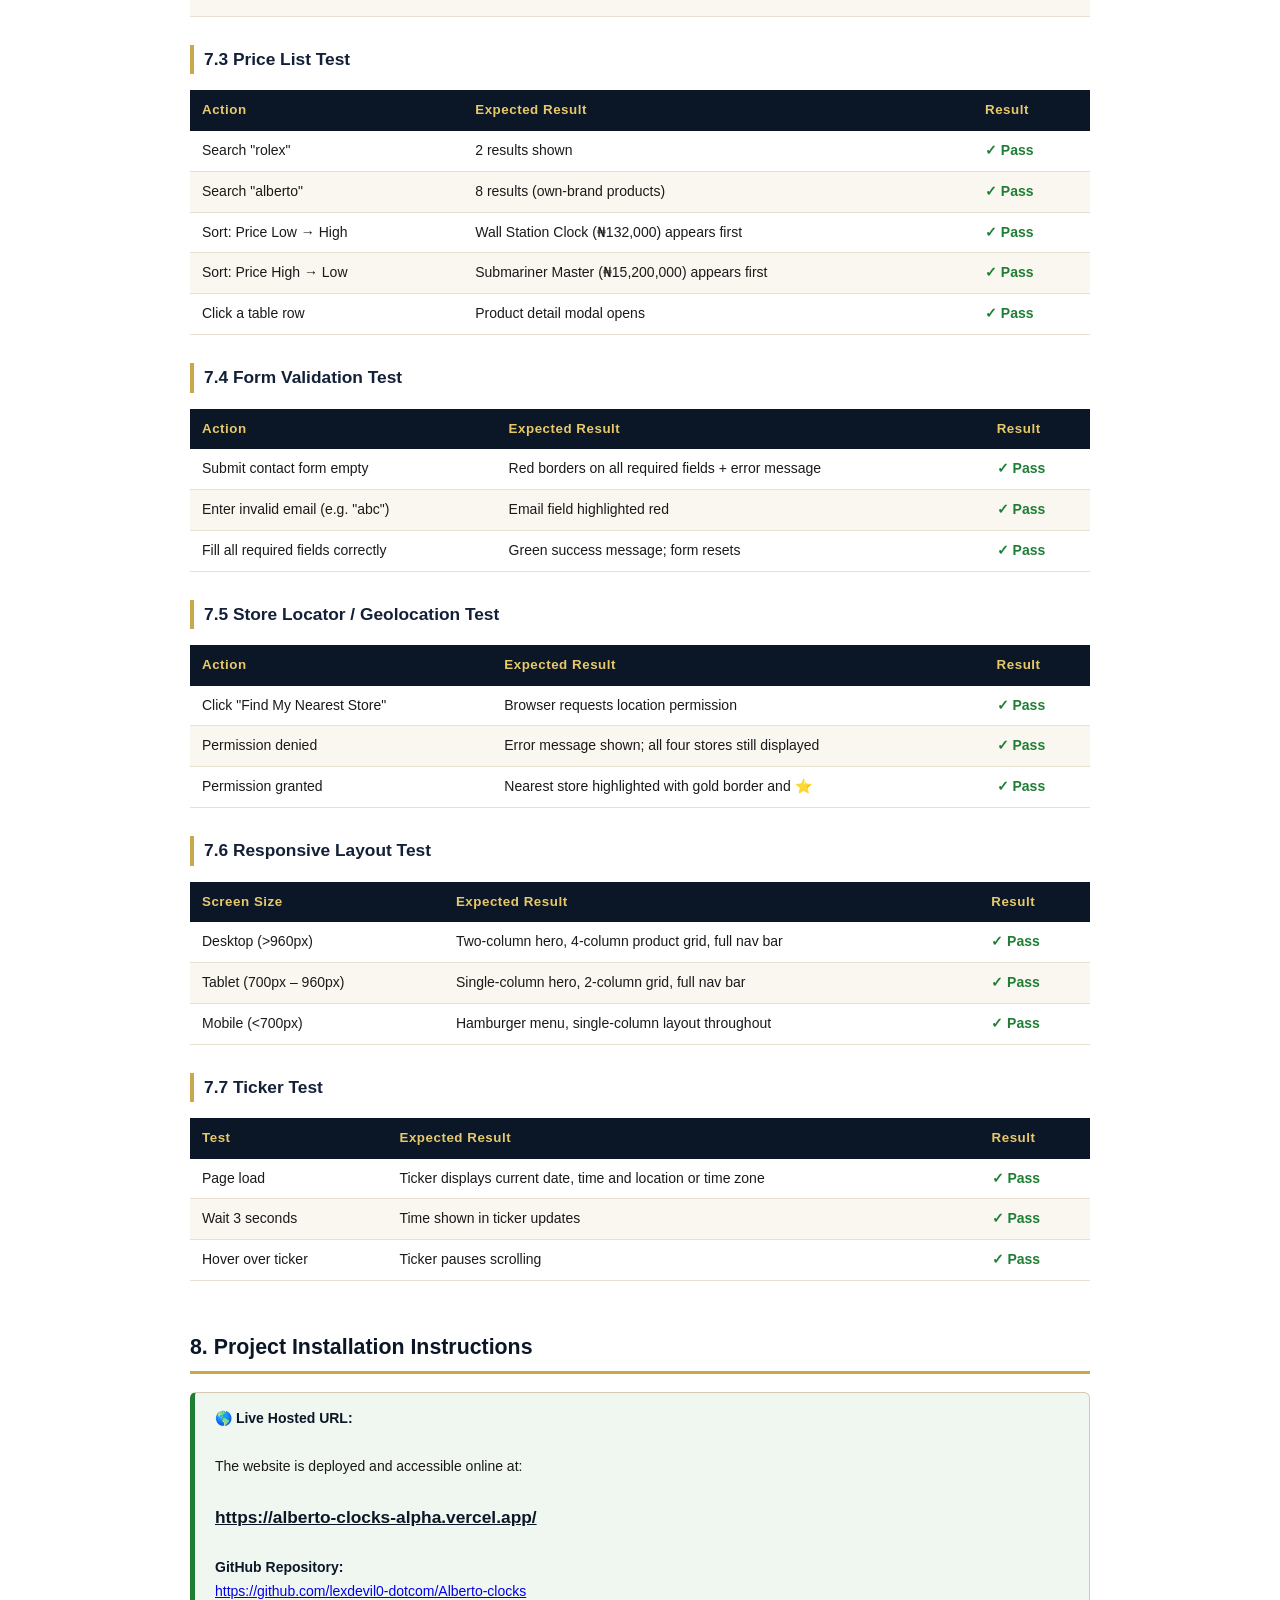
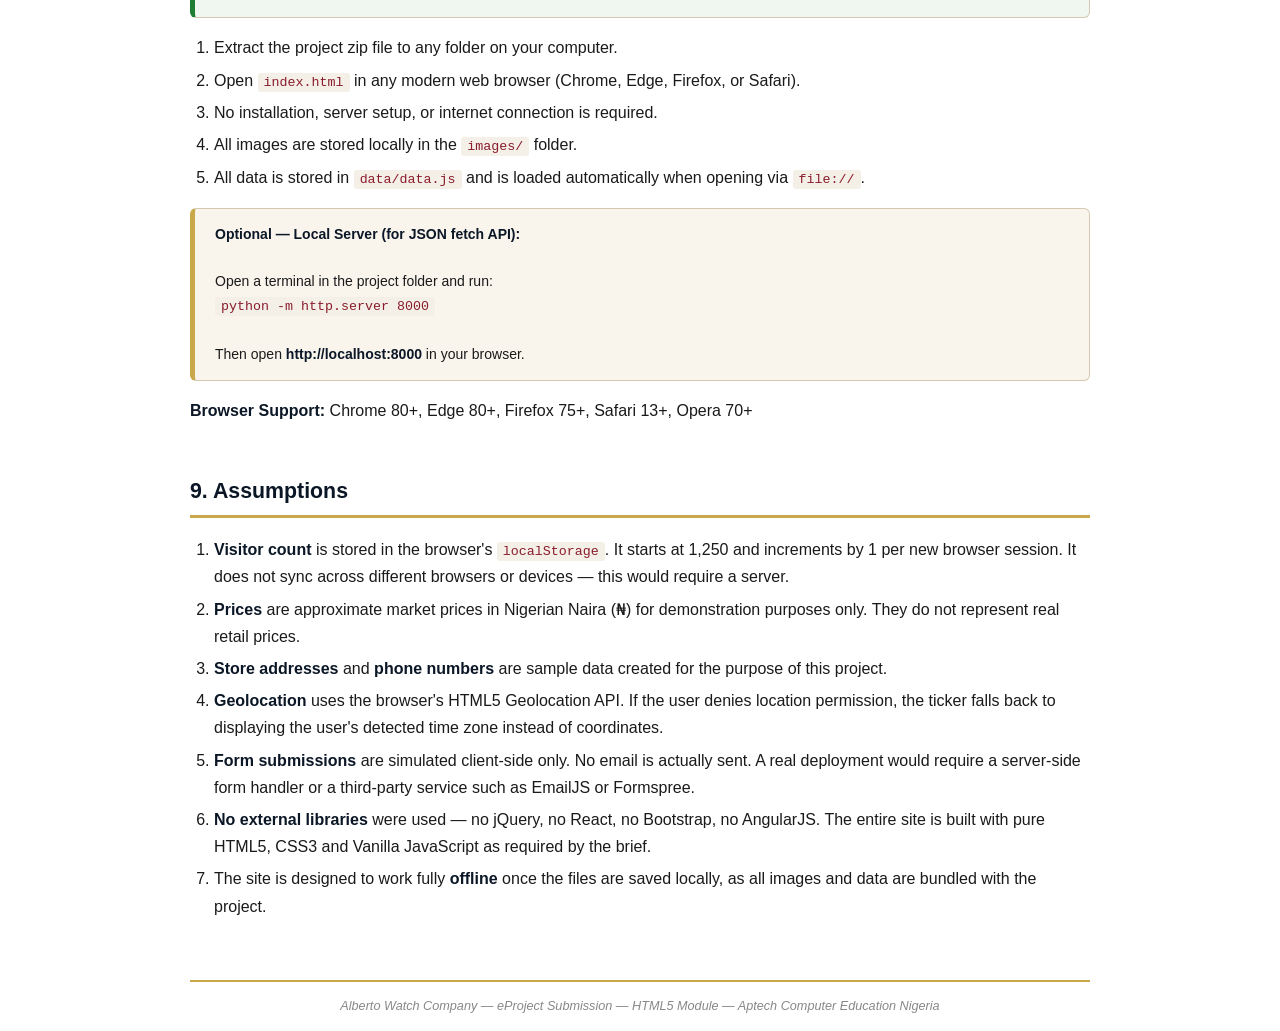
<file: Project_Report.html>
<!DOCTYPE html>
<html lang="en">
<head>
<meta charset="UTF-8">
<meta name="viewport" content="width=device-width, initial-scale=1">
<title>Alberto Watch Company – Project Report</title>
<style>
  body {
    font-family: "Calibri", Arial, sans-serif;
    font-size: 12pt;
    line-height: 1.7;
    color: #1a1a1a;
    max-width: 900px;
    margin: 0 auto;
    padding: 40px 60px;
    background: #fff;
  }

  /* Cover page */
  .cover {
    text-align: center;
    padding: 80px 0 60px;
    border-bottom: 3px solid #c9a84c;
    margin-bottom: 60px;
    page-break-after: always;
  }
  .cover-logo {
    font-size: 60pt;
    margin-bottom: 16px;
  }
  .cover h1 {
    font-size: 26pt;
    color: #0b1726;
    margin: 0 0 8px;
    letter-spacing: 2px;
    text-transform: uppercase;
  }
  .cover h2 {
    font-size: 16pt;
    color: #c9a84c;
    font-weight: normal;
    margin: 0 0 40px;
  }
  .cover-table {
    margin: 0 auto;
    border-collapse: collapse;
    width: 60%;
  }
  .cover-table td {
    padding: 6px 14px;
    font-size: 11pt;
    border: 1px solid #ddd;
  }
  .cover-table td:first-child {
    font-weight: bold;
    background: #f4f0e8;
    width: 40%;
  }
  .cover-note {
    margin-top: 60px;
    font-size: 10pt;
    color: #888;
    font-style: italic;
  }

  /* TOC */
  .toc {
    background: #f9f5ed;
    border-left: 5px solid #c9a84c;
    padding: 24px 32px;
    margin-bottom: 50px;
    page-break-after: always;
  }
  .toc h2 { margin-top: 0; color: #0b1726; }
  .toc ol { margin: 0; padding-left: 22px; }
  .toc li { margin: 8px 0; font-size: 11pt; }
  .toc a { color: #0b1726; text-decoration: none; }

  /* Section headings */
  h2.sec {
    font-size: 16pt;
    color: #0b1726;
    border-bottom: 3px solid #c9a84c;
    padding-bottom: 6px;
    margin: 48px 0 18px;
    page-break-before: always;
  }
  h2.sec:first-of-type { page-break-before: avoid; }
  h3 {
    font-size: 13pt;
    color: #132038;
    margin: 28px 0 10px;
    border-left: 4px solid #c9a84c;
    padding-left: 10px;
  }
  h4 {
    font-size: 11pt;
    color: #333;
    margin: 18px 0 6px;
    text-decoration: underline;
  }

  /* Tables */
  table {
    border-collapse: collapse;
    width: 100%;
    margin: 16px 0 24px;
    font-size: 10.5pt;
  }
  th {
    background: #0b1726;
    color: #e8c96a;
    padding: 9px 12px;
    text-align: left;
    font-size: 10pt;
    letter-spacing: .04em;
  }
  td {
    padding: 8px 12px;
    border-bottom: 1px solid #e8e0d0;
    vertical-align: top;
  }
  tr:nth-child(even) td { background: #faf7f0; }
  tr:hover td { background: #fdf3d0; }
  .pass { color: #1e7e34; font-weight: bold; }
  .num { text-align: right; }

  /* Code / preformatted */
  pre {
    background: #1a1a2e;
    color: #e8c96a;
    padding: 18px 22px;
    border-radius: 8px;
    font-family: "Consolas", "Courier New", monospace;
    font-size: 9pt;
    overflow-x: auto;
    line-height: 1.6;
    margin: 16px 0;
  }
  code {
    background: #f4f0e8;
    padding: 2px 6px;
    border-radius: 3px;
    font-family: "Consolas", monospace;
    font-size: 10pt;
    color: #8a1c2b;
  }

  /* Info box */
  .box {
    background: #f9f5ed;
    border: 1px solid #d4c9b0;
    border-left: 5px solid #c9a84c;
    padding: 14px 20px;
    border-radius: 6px;
    margin: 16px 0;
    font-size: 10.5pt;
  }
  .box.dark {
    background: #0b1726;
    color: #e0d8c4;
    border-color: #c9a84c;
  }
  .box.dark p { margin: 4px 0; }

  /* Flowchart boxes */
  .flow {
    background: #f9f5ed;
    border: 1px solid #c9a84c;
    border-radius: 8px;
    padding: 20px 28px;
    font-family: "Consolas", monospace;
    font-size: 9.5pt;
    line-height: 1.8;
    color: #0b1726;
    margin: 16px 0;
  }

  /* Colour swatches */
  .swatch {
    display: inline-block;
    width: 18px;
    height: 18px;
    border-radius: 3px;
    border: 1px solid #ccc;
    vertical-align: middle;
    margin-right: 6px;
  }

  p { margin: 8px 0 12px; }
  ul, ol { margin: 8px 0 16px; padding-left: 24px; }
  li { margin-bottom: 5px; }
  strong { color: #0b1726; }

  .footer-line {
    border-top: 2px solid #c9a84c;
    margin-top: 60px;
    padding-top: 14px;
    text-align: center;
    font-size: 9.5pt;
    color: #888;
    font-style: italic;
  }

  @media print {
    body { padding: 20px 30px; }
    h2.sec { page-break-before: always; }
    .cover { page-break-after: always; }
    .toc { page-break-after: always; }
    pre { white-space: pre-wrap; }
  }
</style>
</head>
<body>

<!-- ════════ COVER PAGE ════════ -->
<div class="cover">
  <div class="cover-logo">⌚</div>
  <h1>Alberto Watch Company</h1>
  <h2>Project Report &mdash; Single-Page Application Website</h2>
  <table class="cover-table">
    <tr><td>Live URL</td><td><a href="https://alberto-clocks-alpha.vercel.app/">https://alberto-clocks-alpha.vercel.app/</a></td></tr>
    <tr><td>GitHub Repository</td><td><a href="https://github.com/lexdevil0-dotcom/Alberto-clocks">https://github.com/lexdevil0-dotcom/Alberto-clocks</a></td></tr>
    <tr><td>Project Title</td><td>Alberto Watch Company SPA Website</td></tr>
    <tr><td>Technology</td><td>HTML5, CSS3, Vanilla JavaScript, JSON</td></tr>
    <tr><td>Module</td><td>HTML5 / Web Development</td></tr>
    <tr><td>Organisation</td><td>Aptech Computer Education</td></tr>
    <tr><td>Country</td><td>Nigeria</td></tr>
    <tr><td>Currency</td><td>Nigerian Naira (&#8358;)</td></tr>
  </table>
  <p class="cover-note">Submitted as part of the eProject requirement for the HTML5 module.</p>
</div>

<!-- ════════ TABLE OF CONTENTS ════════ -->
<div class="toc">
  <h2>Table of Contents</h2>
  <ol>
    <li><a href="#s1">Problem Definition</a></li>
    <li><a href="#s2">Objectives of the Project</a></li>
    <li><a href="#s3">Design Specifications</a></li>
    <li><a href="#s4">System Flowchart</a></li>
    <li><a href="#s5">Data Flow Diagram (DFD)</a></li>
    <li><a href="#s6">Source Code Overview</a></li>
    <li><a href="#s7">Test Data</a></li>
    <li><a href="#s8">Project Installation Instructions</a></li>
    <li><a href="#s9">Assumptions</a></li>
  </ol>
</div>

<!-- ════════ 1. PROBLEM DEFINITION ════════ -->
<h2 class="sec" id="s1">1. Problem Definition</h2>

<p>Alberto Watch Company is a full-service watch repair, appraisal and retail store based in Nigeria. The company offers an unparalleled selection of luxury timepieces with first-class service since 1962. Their product range includes brands such as <strong>Michael Kors</strong>, <strong>Rolex</strong>, <strong>Citizen Eco-Drive</strong>, and <strong>Bulova</strong>, as well as their own Alberto house collection spanning Vintage, Luxury, Smart Watches, Sport, and Clocks.</p>

<p>The company required a modern, professional online presence to:</p>
<ul>
  <li>Showcase their full product catalogue across all product line-ups</li>
  <li>Display pricing transparently in <strong>Nigerian Naira (&#8358;)</strong></li>
  <li>Allow customers to locate the four Nigerian store branches</li>
  <li>Provide detailed information on watch technology</li>
  <li>Enable customers to book repairs, appraisals and contact the company online</li>
  <li>Display a live scrolling ticker with current date, time and geolocation (HTML5)</li>
  <li>Track and display a visitor count</li>
</ul>

<p>The solution required a <strong>Single-Page Application (SPA)</strong> — responsive, cross-browser compatible, and fully operational without any server or database.</p>

<!-- ════════ 2. OBJECTIVES ════════ -->
<h2 class="sec" id="s2">2. Objectives of the Project</h2>

<p>The objective of this project is to create a real-life, functional website for Alberto Watch Company using core web technologies as specified in the eProject brief. The specific objectives are:</p>

<ol>
  <li>Design and build a responsive Single-Page Application using <strong>HTML5, CSS3 and Vanilla JavaScript</strong></li>
  <li>Implement all required sections: Home, Products, Technology, Store Locator, Price List, Gallery, Support, About Us, Contact Us, and Site Map</li>
  <li>Use a <strong>JSON file</strong> as the data store for all products, stores, technology and FAQ content</li>
  <li>Demonstrate HTML5 features including Geolocation API, localStorage, semantic tags, and form validation</li>
  <li>Ensure the site works correctly in Chrome, Edge, Firefox and Safari</li>
  <li>Apply attractive fonts, colours and animations as required</li>
  <li>Localise the site fully for the Nigerian market (&#8358; Naira, Nigerian store locations)</li>
</ol>

<!-- ════════ 3. DESIGN SPECIFICATIONS ════════ -->
<h2 class="sec" id="s3">3. Design Specifications</h2>

<h3>3.1 Functional Requirements Checklist</h3>

<table>
  <thead><tr><th>#</th><th>Requirement (from Brief)</th><th>Implementation</th><th>Status</th></tr></thead>
  <tbody>
    <tr><td>1</td><td>Suitable logo and decent colour combination at top of page</td><td>SVG clock logo, navy &amp; gold luxury palette</td><td class="pass">&#10003; Done</td></tr>
    <tr><td>2</td><td>Menu with Products, Technology, Store Locator, Support etc.</td><td>10-item sticky navigation bar with scroll-spy</td><td class="pass">&#10003; Done</td></tr>
    <tr><td>3</td><td>Sections with info on different watches and technology</td><td>Products section + Technology section with 6 cards</td><td class="pass">&#10003; Done</td></tr>
    <tr><td>4</td><td>Products categorised by line-up (Vintage, Luxury, Smart, Sport, Clocks)</td><td>Filter chip buttons linked to JSON categories</td><td class="pass">&#10003; Done</td></tr>
    <tr><td>5</td><td>Selecting a product line shows complete list for that category</td><td>JS filter renders matching cards with fade transition</td><td class="pass">&#10003; Done</td></tr>
    <tr><td>6</td><td>Watch details displayed in a popup window</td><td>Animated modal with photo, specs table, price</td><td class="pass">&#10003; Done</td></tr>
    <tr><td>7</td><td>Price list for all watches</td><td>Searchable, sortable table in Nigerian Naira (&#8358;)</td><td class="pass">&#10003; Done</td></tr>
    <tr><td>8</td><td>Gallery for viewing different images</td><td>Photo grid with hover captions and full lightbox</td><td class="pass">&#10003; Done</td></tr>
    <tr><td>9</td><td>Site Map, Gallery, About Us, Contact Us links</td><td>All present in sticky navigation bar</td><td class="pass">&#10003; Done</td></tr>
    <tr><td>10</td><td>About Us &amp; Contact Us show email, address and phone</td><td>Both sections display all three contact details</td><td class="pass">&#10003; Done</td></tr>
    <tr><td>11</td><td>Scrolling ticker with date, time and geolocation (HTML5)</td><td>Fixed footer ticker, updates every second, HTML5 Geolocation API</td><td class="pass">&#10003; Done</td></tr>
    <tr><td>12</td><td>Visitor count at top right beside logo</td><td>localStorage-backed counter, increments per session</td><td class="pass">&#10003; Done</td></tr>
    <tr><td>13</td><td>Menu options change colour on hover and after clicking</td><td>CSS transitions on hover; active class on scroll-spy</td><td class="pass">&#10003; Done</td></tr>
    <tr><td>14</td><td>Fade in / fade out effects</td><td>Modal spring animation, product grid fade on filter change</td><td class="pass">&#10003; Done</td></tr>
  </tbody>
</table>

<h3>3.2 Technical Architecture</h3>

<p>The website is built as a <strong>true Single-Page Application</strong> — all sections exist on one scrolling page. There is no page reload at any point. Navigation links use smooth scroll anchors and the active nav item highlights automatically as the user scrolls (scroll-spy).</p>

<table>
  <thead><tr><th>Layer</th><th>Technology</th><th>Purpose</th></tr></thead>
  <tbody>
    <tr><td>Structure</td><td>HTML5</td><td>Semantic layout — header, nav, section, footer, form, dialog</td></tr>
    <tr><td>Presentation</td><td>CSS3</td><td>Grid, Flexbox, custom properties, animations, media queries</td></tr>
    <tr><td>Behaviour</td><td>Vanilla JavaScript (ES5)</td><td>Data loading, rendering, filtering, modals, geolocation, clock, ticker</td></tr>
    <tr><td>Data</td><td>JSON</td><td>Products, stores, technology, FAQ — loaded via fetch() or embedded fallback</td></tr>
    <tr><td>Images</td><td>Local files (images/)</td><td>15 product photos, 6 tech photos, 4 store photos, 2 hero photos</td></tr>
  </tbody>
</table>

<h3>3.3 Colour Scheme</h3>

<table>
  <thead><tr><th>Role</th><th>Colour</th><th>Hex Code</th></tr></thead>
  <tbody>
    <tr><td>Primary background (nav/hero)</td><td><span class="swatch" style="background:#0b1726"></span>Dark Navy</td><td><code>#0b1726</code></td></tr>
    <tr><td>Secondary background</td><td><span class="swatch" style="background:#132038"></span>Navy</td><td><code>#132038</code></td></tr>
    <tr><td>Accent / highlight</td><td><span class="swatch" style="background:#c9a84c"></span>Gold</td><td><code>#c9a84c</code></td></tr>
    <tr><td>Light gold</td><td><span class="swatch" style="background:#e8c96a"></span>Light Gold</td><td><code>#e8c96a</code></td></tr>
    <tr><td>Page background</td><td><span class="swatch" style="background:#f9f5ed;border:1px solid #ccc"></span>Cream</td><td><code>#f9f5ed</code></td></tr>
    <tr><td>Price / danger</td><td><span class="swatch" style="background:#8a1c2b"></span>Deep Red</td><td><code>#8a1c2b</code></td></tr>
  </tbody>
</table>

<h3>3.4 Site Sections</h3>

<table>
  <thead><tr><th>Section</th><th>Content</th></tr></thead>
  <tbody>
    <tr><td><strong>Home / Hero</strong></td><td>Brand banner, live analog clock, hero watch photo, feature strip (Repair, Appraisal, Gift Services)</td></tr>
    <tr><td><strong>Products</strong></td><td>Category filter chips, 15-item product grid with real photos, Quick View hover button, click opens modal</td></tr>
    <tr><td><strong>Technology</strong></td><td>Six technology cards: Mechanical, Quartz, Solar/Eco-Drive, Smart, Sapphire Crystal, Water Resistance</td></tr>
    <tr><td><strong>Store Locator</strong></td><td>Four Nigerian stores (Lagos, Abuja, Port Harcourt, Kano) with photos, addresses, phone numbers, Google Maps links, HTML5 geolocation to find nearest</td></tr>
    <tr><td><strong>Price List</strong></td><td>Searchable, sortable table of all 15 products priced in &#8358; Naira; click row opens modal</td></tr>
    <tr><td><strong>Gallery</strong></td><td>Photo grid of all 15 products; hover shows name caption; click opens full lightbox</td></tr>
    <tr><td><strong>Support</strong></td><td>FAQ accordion (5 questions) + Repair/Appraisal booking form with client-side validation</td></tr>
    <tr><td><strong>About Us</strong></td><td>Full-width banner photo, company history, head office contact card (address, phone, email)</td></tr>
    <tr><td><strong>Contact Us</strong></td><td>Contact details card + message form with validation</td></tr>
    <tr><td><strong>Site Map</strong></td><td>Hierarchical list of all sections and product categories with anchor links</td></tr>
  </tbody>
</table>

<h3>3.5 File Structure</h3>

<pre>alberto/
├── index.html                  ← Main page (all sections)
├── css/
│   └── style.css               ← All styling (~550 lines)
├── js/
│   └── app.js                  ← All JavaScript (~380 lines)
├── data/
│   ├── products.json           ← JSON data store
│   └── data.js                 ← Embedded fallback for file:// protocol
├── images/
│   ├── products/               ← p1.jpg – p15.jpg (15 product photos)
│   ├── tech/                   ← 6 technology photos
│   ├── stores/                 ← 4 Nigerian store photos
│   └── hero/                   ← Hero banner + About banner
├── Project_Report.html         ← This report
├── Alberto Clocks.doc          ← Original project brief
├── eProject_Feeback_Form.xls
└── eProject_Status_Report.xls</pre>

<!-- ════════ 4. SYSTEM FLOWCHART ════════ -->
<h2 class="sec" id="s4">4. System Flowchart</h2>

<h3>4.1 Application Startup Flow</h3>
<div class="flow">
START: User opens index.html in browser
        │
        ▼
Browser loads HTML structure, CSS styles, data.js fallback
        │
        ▼
app.js executes → calls loadData()
        │
        ├─── Is protocol "file://"?
        │         YES → use window.WATCH_DATA (from data.js)
        │         NO  → fetch("data/products.json")
        │                   │
        │                   ├── Success → use JSON response
        │                   └── Error   → fallback to window.WATCH_DATA
        ▼
DATA object is available
        │
        ▼
Render all sections simultaneously:
┌─────────────────────────────────────────────┐
│  renderFilters()   → category filter chips  │
│  renderProducts()  → 15 product cards       │
│  renderTech()      → 6 technology cards     │
│  renderStores()    → 4 store cards          │
│  initPrices()      → price table            │
│  initGallery()     → photo gallery grid     │
│  initFAQ()         → accordion FAQ          │
│  initForms()       → repair + contact forms │
│  initSitemap()     → sitemap list           │
│  initHeroClock()   → live analog clock      │
│  initVisitors()    → visitor counter        │
│  initTicker()      → scrolling ticker       │
│  initScrollSpy()   → nav active highlight   │
│  initBurger()      → mobile hamburger menu  │
└─────────────────────────────────────────────┘
        │
        ▼
PAGE IS FULLY RENDERED AND INTERACTIVE
        │
        ▼
END (stays live — clock + ticker update every second)
</div>

<h3>4.2 User Interaction Flowchart</h3>
<div class="flow">
USER ACTION
    │
    ├── Click category chip (e.g. "Vintage")
    │       → Filter product list → fade out → re-render cards → fade in
    │
    ├── Click product card  OR  click price table row
    │       → openProduct(id) → populate modal → showModal()
    │       → User closes (Esc / click outside / × button) → hideModal()
    │
    ├── Click gallery image
    │       → populate lightbox → showModal(lightbox)
    │
    ├── Click "Find My Nearest Store"
    │       → navigator.geolocation.getCurrentPosition()
    │       ├── Granted → haversine distance to each store → highlight nearest
    │       └── Denied  → show error message
    │
    ├── Type in price search box
    │       → filter + sort table rows in real time
    │
    ├── Click FAQ question
    │       → toggle .open class → expand/collapse answer
    │
    ├── Submit repair form or contact form
    │       → validateForm() → check required fields + email format
    │       ├── Invalid → red borders + error message
    │       └── Valid   → green success message + reset form
    │
    └── Scroll page
            → initScrollSpy() updates active nav link continuously
</div>

<!-- ════════ 5. DATA FLOW DIAGRAM ════════ -->
<h2 class="sec" id="s5">5. Data Flow Diagram (DFD)</h2>

<h3>Level 0 — Context Diagram</h3>
<div class="flow">

  ┌──────────────┐         watch/price data          ┌─────────────────┐
  │              │ ─────────────────────────────────► │                 │
  │  User        │                                    │  Alberto Watch  │
  │  (Browser)   │ ◄───────────────────────────────── │  Company SPA    │
  │              │     product info, forms, maps      │                 │
  └──────────────┘                                    └────────┬────────┘
                                                               │
                                                               │ reads
                                                               ▼
                                                    ┌─────────────────────┐
                                                    │   JSON Data Store   │
                                                    │   (products.json)   │
                                                    └─────────────────────┘
</div>

<h3>Level 1 — Detailed DFD</h3>
<div class="flow">
[User]
  │
  ├─► [1.0 Product Filter &amp; Display]
  │         reads ──► products.json (products array)
  │         writes ─► Product Card Grid (DOM)
  │
  ├─► [2.0 Product Detail Modal]
  │         reads ──► products.json (single product by id)
  │         reads ──► images/products/pN.jpg
  │         writes ─► Modal popup (DOM)
  │
  ├─► [3.0 Store Locator]
  │         reads ──► products.json (stores array)
  │         reads ──► HTML5 Geolocation API (lat/lng)
  │         writes ─► Store cards with nearest highlighted
  │
  ├─► [4.0 Price List]
  │         reads ──► products.json (products array)
  │         writes ─► Filtered &amp; sorted HTML table
  │
  ├─► [5.0 Gallery &amp; Lightbox]
  │         reads ──► images/products/pN.jpg
  │         writes ─► Gallery grid + lightbox modal
  │
  ├─► [6.0 Form Validation]
  │         reads ──► User input (name, email, message)
  │         writes ─► Inline error/success feedback (DOM)
  │
  ├─► [7.0 Visitor Counter]
  │         reads  ──► localStorage ("alberto_visitors")
  │         writes ──► localStorage + visitor count display
  │
  └─► [8.0 Ticker + Clock]
        reads ──► JavaScript Date API (system clock)
        reads ──► HTML5 Geolocation API
        writes ─► Scrolling ticker text (DOM, every 1 second)
        writes ─► Analog clock hands (DOM, every 1 second)
</div>

<!-- ════════ 6. SOURCE CODE OVERVIEW ════════ -->
<h2 class="sec" id="s6">6. Source Code Overview</h2>

<h3>6.1 index.html</h3>
<p>A single HTML5 file containing all ten sections. All sections are always visible — the page scrolls continuously. No hidden pages or reloads.</p>
<p>Key HTML5 features used:</p>
<ul>
  <li>Semantic elements: <code>&lt;header&gt;</code>, <code>&lt;nav&gt;</code>, <code>&lt;section&gt;</code>, <code>&lt;footer&gt;</code>, <code>&lt;article&gt;</code></li>
  <li><code>&lt;form novalidate&gt;</code> with custom JavaScript validation</li>
  <li><code>aria-*</code> attributes throughout for screen reader accessibility</li>
  <li><code>loading="lazy"</code> on all non-hero images for performance</li>
  <li><code>role="dialog"</code> and <code>aria-modal="true"</code> on popup windows</li>
  <li>Responsive <code>&lt;meta name="viewport"&gt;</code></li>
</ul>

<h3>6.2 css/style.css (~550 lines)</h3>
<ul>
  <li><strong>CSS Custom Properties</strong> — colour system defined as variables in <code>:root</code></li>
  <li><strong>CSS Grid</strong> — hero split layout, product card grid, feature strip, two-column sections</li>
  <li><strong>Flexbox</strong> — navigation bar, top bar, card layouts</li>
  <li><strong>CSS Transitions &amp; Animations</strong> — hover effects, modal spring (cubic-bezier), ticker scroll, clock dot pulse</li>
  <li><strong>@media queries</strong> at 960px, 700px, 420px for full responsiveness</li>
  <li><strong>prefers-reduced-motion</strong> media query for accessibility compliance</li>
</ul>

<h3>6.3 js/app.js (~380 lines)</h3>
<p>Written as an IIFE (Immediately Invoked Function Expression) — ES5 compatible, no frameworks.</p>

<table>
  <thead><tr><th>Function</th><th>Purpose</th></tr></thead>
  <tbody>
    <tr><td><code>loadData()</code></td><td>Fetches products.json; falls back to embedded data.js on file:// protocol</td></tr>
    <tr><td><code>renderFilters()</code></td><td>Builds category filter chip buttons from JSON categories array</td></tr>
    <tr><td><code>renderProducts()</code></td><td>Renders the product card grid; re-renders on filter change with fade</td></tr>
    <tr><td><code>card(p)</code></td><td>Returns HTML string for a single product card</td></tr>
    <tr><td><code>openProduct(id)</code></td><td>Finds product by id, populates modal, calls showModal()</td></tr>
    <tr><td><code>renderTech()</code></td><td>Renders the six technology cards with images</td></tr>
    <tr><td><code>renderStores(city)</code></td><td>Renders store cards; highlights nearest city if provided</td></tr>
    <tr><td><code>nearestStore(lat,lng)</code></td><td>Haversine formula to find closest store to user's GPS coordinates</td></tr>
    <tr><td><code>initPrices()</code></td><td>Price table with live search, category filter and A-Z / price sort</td></tr>
    <tr><td><code>initGallery()</code></td><td>Photo grid; click opens lightbox modal</td></tr>
    <tr><td><code>initFAQ()</code></td><td>Accordion expand/collapse for FAQ items</td></tr>
    <tr><td><code>validateForm()</code></td><td>Client-side validation — checks required fields and email format</td></tr>
    <tr><td><code>initHeroClock()</code></td><td>Draws SVG tick marks; animates hour, minute, second hands every second</td></tr>
    <tr><td><code>initVisitors()</code></td><td>Reads visitor count from localStorage, increments once per session</td></tr>
    <tr><td><code>initTicker()</code></td><td>Updates scrolling ticker with live date, time and geolocation every second</td></tr>
    <tr><td><code>initScrollSpy()</code></td><td>Adds/removes .active class on nav links as user scrolls past sections</td></tr>
    <tr><td><code>showModal()</code> / <code>hideModal()</code></td><td>Spring-animated modal open/close with keyboard (Esc) and backdrop support</td></tr>
  </tbody>
</table>

<h3>6.4 data/products.json</h3>
<p>The JSON data store has five top-level keys:</p>
<ul>
  <li><strong>categories</strong> — array of 5 product line-up names</li>
  <li><strong>products</strong> — 15 objects: id, name, brand, category, price (&#8358;), description, specs</li>
  <li><strong>stores</strong> — 4 Nigerian store objects: city, address, phone, lat, lng, hours</li>
  <li><strong>technology</strong> — 6 objects: title, icon, description text</li>
  <li><strong>faq</strong> — 5 objects: question, answer</li>
</ul>

<h4>Sample product record:</h4>
<pre>{
  "id": 4,
  "name": "Submariner Master",
  "brand": "Rolex",
  "category": "Luxury",
  "price": 15200000,
  "desc": "Iconic diver's watch with a ceramic bezel...",
  "specs": {
    "Movement": "Automatic",
    "Case": "40mm Oystersteel",
    "Water Resistance": "300m",
    "Warranty": "5 years"
  }
}</pre>

<!-- ════════ 7. TEST DATA ════════ -->
<h2 class="sec" id="s7">7. Test Data</h2>

<h3>7.1 Product Filter Test</h3>
<table>
  <thead><tr><th>Action</th><th>Expected Result</th><th>Result</th></tr></thead>
  <tbody>
    <tr><td>Click "All" chip</td><td>All 15 products displayed</td><td class="pass">&#10003; Pass</td></tr>
    <tr><td>Click "Vintage" chip</td><td>3 products: Heritage 1962, Aviator Retro, Pocket Heirloom</td><td class="pass">&#10003; Pass</td></tr>
    <tr><td>Click "Luxury" chip</td><td>4 products: Submariner, Datejust, Gem Rose, Eco-Drive</td><td class="pass">&#10003; Pass</td></tr>
    <tr><td>Click "Smart Watches" chip</td><td>3 products: Pulse S1, Orbit GPS, Lite Fit</td><td class="pass">&#10003; Pass</td></tr>
    <tr><td>Click "Sport" chip</td><td>2 products: Tide Runner, Sprint Racer</td><td class="pass">&#10003; Pass</td></tr>
    <tr><td>Click "Clocks" chip</td><td>3 products: Grandfather Oak, Mantel Brass, Wall Station</td><td class="pass">&#10003; Pass</td></tr>
  </tbody>
</table>

<h3>7.2 Product Modal Popup Test</h3>
<table>
  <thead><tr><th>Action</th><th>Expected Result</th><th>Result</th></tr></thead>
  <tbody>
    <tr><td>Click any product card</td><td>Modal opens with photo, name, brand, description, specs, price in &#8358;</td><td class="pass">&#10003; Pass</td></tr>
    <tr><td>Press Escape key</td><td>Modal closes</td><td class="pass">&#10003; Pass</td></tr>
    <tr><td>Click outside modal (backdrop)</td><td>Modal closes</td><td class="pass">&#10003; Pass</td></tr>
    <tr><td>Click &times; button</td><td>Modal closes</td><td class="pass">&#10003; Pass</td></tr>
  </tbody>
</table>

<h3>7.3 Price List Test</h3>
<table>
  <thead><tr><th>Action</th><th>Expected Result</th><th>Result</th></tr></thead>
  <tbody>
    <tr><td>Search "rolex"</td><td>2 results shown</td><td class="pass">&#10003; Pass</td></tr>
    <tr><td>Search "alberto"</td><td>8 results (own-brand products)</td><td class="pass">&#10003; Pass</td></tr>
    <tr><td>Sort: Price Low → High</td><td>Wall Station Clock (&#8358;132,000) appears first</td><td class="pass">&#10003; Pass</td></tr>
    <tr><td>Sort: Price High → Low</td><td>Submariner Master (&#8358;15,200,000) appears first</td><td class="pass">&#10003; Pass</td></tr>
    <tr><td>Click a table row</td><td>Product detail modal opens</td><td class="pass">&#10003; Pass</td></tr>
  </tbody>
</table>

<h3>7.4 Form Validation Test</h3>
<table>
  <thead><tr><th>Action</th><th>Expected Result</th><th>Result</th></tr></thead>
  <tbody>
    <tr><td>Submit contact form empty</td><td>Red borders on all required fields + error message</td><td class="pass">&#10003; Pass</td></tr>
    <tr><td>Enter invalid email (e.g. "abc")</td><td>Email field highlighted red</td><td class="pass">&#10003; Pass</td></tr>
    <tr><td>Fill all required fields correctly</td><td>Green success message; form resets</td><td class="pass">&#10003; Pass</td></tr>
  </tbody>
</table>

<h3>7.5 Store Locator / Geolocation Test</h3>
<table>
  <thead><tr><th>Action</th><th>Expected Result</th><th>Result</th></tr></thead>
  <tbody>
    <tr><td>Click "Find My Nearest Store"</td><td>Browser requests location permission</td><td class="pass">&#10003; Pass</td></tr>
    <tr><td>Permission denied</td><td>Error message shown; all four stores still displayed</td><td class="pass">&#10003; Pass</td></tr>
    <tr><td>Permission granted</td><td>Nearest store highlighted with gold border and &#11088;</td><td class="pass">&#10003; Pass</td></tr>
  </tbody>
</table>

<h3>7.6 Responsive Layout Test</h3>
<table>
  <thead><tr><th>Screen Size</th><th>Expected Result</th><th>Result</th></tr></thead>
  <tbody>
    <tr><td>Desktop (&gt;960px)</td><td>Two-column hero, 4-column product grid, full nav bar</td><td class="pass">&#10003; Pass</td></tr>
    <tr><td>Tablet (700px – 960px)</td><td>Single-column hero, 2-column grid, full nav bar</td><td class="pass">&#10003; Pass</td></tr>
    <tr><td>Mobile (&lt;700px)</td><td>Hamburger menu, single-column layout throughout</td><td class="pass">&#10003; Pass</td></tr>
  </tbody>
</table>

<h3>7.7 Ticker Test</h3>
<table>
  <thead><tr><th>Test</th><th>Expected Result</th><th>Result</th></tr></thead>
  <tbody>
    <tr><td>Page load</td><td>Ticker displays current date, time and location or time zone</td><td class="pass">&#10003; Pass</td></tr>
    <tr><td>Wait 3 seconds</td><td>Time shown in ticker updates</td><td class="pass">&#10003; Pass</td></tr>
    <tr><td>Hover over ticker</td><td>Ticker pauses scrolling</td><td class="pass">&#10003; Pass</td></tr>
  </tbody>
</table>

<!-- ════════ 8. INSTALLATION ════════ -->
<h2 class="sec" id="s8">8. Project Installation Instructions</h2>

<div class="box" style="background:#f0f7f0;border-left-color:#1e7e34;">
  <strong>&#127758; Live Hosted URL:</strong><br><br>
  The website is deployed and accessible online at:<br><br>
  <a href="https://alberto-clocks-alpha.vercel.app/" style="font-size:13pt;font-weight:bold;color:#0b1726;">
    https://alberto-clocks-alpha.vercel.app/
  </a><br><br>
  <strong>GitHub Repository:</strong><br>
  <a href="https://github.com/lexdevil0-dotcom/Alberto-clocks">
    https://github.com/lexdevil0-dotcom/Alberto-clocks
  </a>
</div>

<ol>
  <li>Extract the project zip file to any folder on your computer.</li>
  <li>Open <code>index.html</code> in any modern web browser (Chrome, Edge, Firefox, or Safari).</li>
  <li>No installation, server setup, or internet connection is required.</li>
  <li>All images are stored locally in the <code>images/</code> folder.</li>
  <li>All data is stored in <code>data/data.js</code> and is loaded automatically when opening via <code>file://</code>.</li>
</ol>

<div class="box">
  <strong>Optional — Local Server (for JSON fetch API):</strong><br><br>
  Open a terminal in the project folder and run:<br>
  <code>python -m http.server 8000</code><br><br>
  Then open <strong>http://localhost:8000</strong> in your browser.
</div>

<p><strong>Browser Support:</strong> Chrome 80+, Edge 80+, Firefox 75+, Safari 13+, Opera 70+</p>

<!-- ════════ 9. ASSUMPTIONS ════════ -->
<h2 class="sec" id="s9">9. Assumptions</h2>

<ol>
  <li><strong>Visitor count</strong> is stored in the browser's <code>localStorage</code>. It starts at 1,250 and increments by 1 per new browser session. It does not sync across different browsers or devices — this would require a server.</li>
  <li><strong>Prices</strong> are approximate market prices in Nigerian Naira (&#8358;) for demonstration purposes only. They do not represent real retail prices.</li>
  <li><strong>Store addresses</strong> and <strong>phone numbers</strong> are sample data created for the purpose of this project.</li>
  <li><strong>Geolocation</strong> uses the browser's HTML5 Geolocation API. If the user denies location permission, the ticker falls back to displaying the user's detected time zone instead of coordinates.</li>
  <li><strong>Form submissions</strong> are simulated client-side only. No email is actually sent. A real deployment would require a server-side form handler or a third-party service such as EmailJS or Formspree.</li>
  <li><strong>No external libraries</strong> were used — no jQuery, no React, no Bootstrap, no AngularJS. The entire site is built with pure HTML5, CSS3 and Vanilla JavaScript as required by the brief.</li>
  <li>The site is designed to work fully <strong>offline</strong> once the files are saved locally, as all images and data are bundled with the project.</li>
</ol>

<div class="footer-line">
  Alberto Watch Company &mdash; eProject Submission &mdash; HTML5 Module &mdash; Aptech Computer Education Nigeria
</div>

</body>
</html>
</file>
<file: css/style.css>
﻿
:root {
  --navy:   #0b1726;
  --navy2:  #132038;
  --navy3:  #1c3055;
  --gold:   #c9a84c;
  --gold2:  #e8c96a;
  --gold3:  #f5e0a0;
  --cream:  #f9f5ed;
  --cream2: #f0e8d8;
  --red:    #8a1c2b;
  --text:   #18181b;
  --muted:  #6b7280;
  --shadow: 0 8px 32px rgba(0,0,0,.13);
  --radius: 16px;
}

/* â”€â”€ Reset â”€â”€ */
*, *::before, *::after { box-sizing: border-box; margin: 0; padding: 0; }
html  { scroll-behavior: smooth; font-size: 16px; }
body  {
  font-family: "Segoe UI", system-ui, -apple-system, sans-serif;
  background: var(--cream);
  color: var(--text);
  line-height: 1.6;
  padding-bottom: 52px;
}
a         { color: var(--gold); text-decoration: none; }
a:hover   { text-decoration: underline; }
img       { max-width: 100%; display: block; }
h1,h2,h3,h4 { font-family: Georgia, "Times New Roman", serif; }
p         { margin-bottom: .75rem; }
button    { font: inherit; cursor: pointer; }

/* â”€â”€ Layout helpers â”€â”€ */
.container  { max-width: 1200px; margin: 0 auto; padding: 0 24px; }
.center     { text-align: center; }
.muted      { color: var(--muted); font-size: .875rem; }
.lead       { color: #3a3a3a; font-size: 1.05rem; margin: 10px 0 20px; }

/* â”€â”€ Typography helpers â”€â”€ */
.sec-eyebrow {
  font-size: .72rem; letter-spacing: .22em; text-transform: uppercase;
  color: var(--gold); font-weight: 700; margin-bottom: 8px;
}
.section-title {
  font-size: 2rem; color: var(--navy);
  margin-bottom: 10px; padding-bottom: 14px; position: relative;
}
.section-title::after {
  content: ""; position: absolute; left: 0; bottom: 0;
  width: 60px; height: 4px;
  background: linear-gradient(90deg, var(--gold), var(--gold3));
  border-radius: 2px;
}
.sub-heading { color: var(--navy); font-size: 1.1rem; margin-bottom: 14px; }
.badge {
  display: inline-block; background: var(--navy); color: var(--gold2);
  font-size: .7rem; padding: 3px 12px; border-radius: 999px;
  letter-spacing: .08em; text-transform: uppercase; font-weight: 700;
}

/* â•â•â•â•â•â•â•â•â•â•â•â•â•â•â•â•â•â•â•â•â•â•â•â•â•â•â•â•â•â•â•â•â•â•â•â•â•â•â•â•
   TOP BAR
â•â•â•â•â•â•â•â•â•â•â•â•â•â•â•â•â•â•â•â•â•â•â•â•â•â•â•â•â•â•â•â•â•â•â•â•â•â•â•â• */
.topbar {
  display: flex; align-items: center; justify-content: space-between;
  flex-wrap: wrap; gap: 10px;
  background: var(--navy);
  padding: 12px 28px;
  border-bottom: 2px solid rgba(201,168,76,.28);
  position: relative; z-index: 80;
}
.brand      { display: flex; align-items: center; gap: 14px; }
.logo-wrap  {
  width: 54px; height: 54px; border-radius: 50%;
  border: 2px solid var(--gold); background: var(--navy);
  display: flex; align-items: center; justify-content: center;
  box-shadow: 0 0 18px rgba(201,168,76,.2); flex: none; overflow: hidden;
}
.logo-wrap svg   { width: 42px; height: 42px; }
.brand-name {
  font: 700 1.7rem Georgia, serif;
  letter-spacing: .2em; color: var(--gold);
}
.brand-tag  { font-size: .7rem; letter-spacing: .14em; opacity: .7; color: #d4c7a5; margin-top: 2px; }
.visitors   {
  background: rgba(255,255,255,.07); border: 1px solid rgba(201,168,76,.3);
  padding: 7px 16px; border-radius: 999px;
  font-size: .85rem; color: #e0d8c4;
  display: flex; align-items: center; gap: 6px;
}
.visitors strong { color: var(--gold2); }
.burger {
  display: none; background: none; border: 1.5px solid var(--gold);
  color: var(--gold); font-size: 1.4rem; padding: 4px 12px; border-radius: 8px;
}

/* â•â•â•â•â•â•â•â•â•â•â•â•â•â•â•â•â•â•â•â•â•â•â•â•â•â•â•â•â•â•â•â•â•â•â•â•â•â•â•â•
   STICKY NAV
â•â•â•â•â•â•â•â•â•â•â•â•â•â•â•â•â•â•â•â•â•â•â•â•â•â•â•â•â•â•â•â•â•â•â•â•â•â•â•â• */
.menu {
  display: flex; flex-wrap: wrap; justify-content: center;
  background: var(--navy2);
  position: sticky; top: 0; z-index: 70;
  box-shadow: 0 4px 20px rgba(0,0,0,.3);
  border-bottom: 1px solid rgba(201,168,76,.12);
}
.menu a {
  color: #ddd; text-decoration: none;
  padding: 15px 15px; font-size: .88rem; font-weight: 500;
  border-bottom: 3px solid transparent;
  letter-spacing: .03em; white-space: nowrap;
  transition: color .2s, background .2s, border-color .2s;
}
.menu a:hover  { color: var(--gold2); background: rgba(201,168,76,.1); border-bottom-color: var(--gold); text-decoration: none; }
.menu a.active { color: #fff; background: var(--red); border-bottom-color: var(--gold); }

/* â•â•â•â•â•â•â•â•â•â•â•â•â•â•â•â•â•â•â•â•â•â•â•â•â•â•â•â•â•â•â•â•â•â•â•â•â•â•â•â•
   SECTION WRAPPERS  (all always visible)
â•â•â•â•â•â•â•â•â•â•â•â•â•â•â•â•â•â•â•â•â•â•â•â•â•â•â•â•â•â•â•â•â•â•â•â•â•â•â•â• */
.sec-block  { padding: 72px 0; }
.sec-dark   { background: var(--navy); color: #fff; }
.sec-dark   .section-title { color: #fff; }
.sec-dark   .section-title::after { background: linear-gradient(90deg, var(--gold), rgba(201,168,76,.15)); }
.sec-cream  { background: var(--cream2); }
.sec-hero   { background: var(--navy); }

/* â•â•â•â•â•â•â•â•â•â•â•â•â•â•â•â•â•â•â•â•â•â•â•â•â•â•â•â•â•â•â•â•â•â•â•â•â•â•â•â•
   HERO
â•â•â•â•â•â•â•â•â•â•â•â•â•â•â•â•â•â•â•â•â•â•â•â•â•â•â•â•â•â•â•â•â•â•â•â•â•â•â•â• */
.hero {
  display: grid; grid-template-columns: 1fr 480px;
  min-height: 500px;
}
.hero-left {
  background: linear-gradient(140deg, #0b1726 0%, #1c3055 65%, #0f2540 100%);
  padding: 60px 48px;
  display: flex; flex-direction: column; justify-content: center;
  position: relative; overflow: hidden;
}
.hero-left::before {
  content: ""; position: absolute; inset: 0;
  background: url("../images/hero/hero-main.jpg") center/cover no-repeat;
  opacity: .07;
}
.hero-left > * { position: relative; z-index: 1; }
.hero-eyebrow  {
  font-size: .73rem; letter-spacing: .25em; text-transform: uppercase;
  color: var(--gold); font-weight: 700; margin-bottom: 16px;
}
.hero h1 {
  font-size: 3.4rem; color: #fff; line-height: 1.12; margin-bottom: 18px;
  text-shadow: 0 3px 14px rgba(0,0,0,.35);
}
.hero h1 span    { color: var(--gold2); }
.hero-desc       { color: #c8d6e5; max-width: 440px; margin-bottom: 30px; font-size: 1.05rem; }
.hero-btns       { display: flex; gap: 14px; flex-wrap: wrap; }

.hero-right      { position: relative; overflow: hidden; }
.hero-right img  { width: 100%; height: 100%; object-fit: cover; object-position: center; }
.hero-right-overlay {
  position: absolute; inset: 0;
  background: linear-gradient(to right, var(--navy) 0%, transparent 35%);
}

/* Analog clock on hero */
.hero-clock-wrap {
  position: absolute; bottom: 28px; right: 28px;
  background: rgba(11,23,38,.85); backdrop-filter: blur(10px);
  border: 2px solid rgba(201,168,76,.5); border-radius: 50%; padding: 8px;
  box-shadow: 0 8px 32px rgba(0,0,0,.45);
}
.hero-clock {
  width: 114px; height: 114px; border-radius: 50%; position: relative;
  background: radial-gradient(circle at 35% 35%, #1c3055, #0b1726);
}
.hero-clock .hand {
  position: absolute; left: 50%; bottom: 50%;
  transform-origin: 50% 100%; border-radius: 4px;
}
.hero-clock .h   { width: 5px;  height: 32px; margin-left: -2.5px; background: #fff; border-radius: 3px; }
.hero-clock .m   { width: 3px;  height: 44px; margin-left: -1.5px; background: #ddd; border-radius: 3px; }
.hero-clock .s   { width: 2px;  height: 48px; margin-left: -1px;   background: var(--gold); }
.hero-clock .dot {
  position: absolute; left: 50%; top: 50%;
  width: 10px; height: 10px; margin: -5px;
  background: var(--gold); border-radius: 50%; z-index: 2;
}
.clock-label {
  text-align: center; color: var(--gold2);
  font-size: .58rem; letter-spacing: .12em; text-transform: uppercase; padding-top: 3px;
}

/* Feature strip */
.feature-strip {
  display: grid; grid-template-columns: repeat(3, 1fr);
  border-top: 1px solid rgba(201,168,76,.15);
}
.feature-tile {
  background: var(--navy2); color: #fff;
  padding: 28px 26px;
  display: flex; align-items: flex-start; gap: 16px;
  border-right: 1px solid rgba(201,168,76,.1);
  transition: background .25s;
}
.feature-tile:last-child { border-right: 0; }
.feature-tile:hover { background: var(--navy3); }
.feature-icon {
  font-size: 1.8rem; flex: none;
  width: 50px; height: 50px;
  background: rgba(201,168,76,.1); border-radius: 12px;
  display: flex; align-items: center; justify-content: center;
}
.feature-tile h3 { color: var(--gold2); margin-bottom: 4px; font-size: 1rem; }
.feature-tile p  { font-size: .85rem; opacity: .8; margin: 0; }

/* â•â•â•â•â•â•â•â•â•â•â•â•â•â•â•â•â•â•â•â•â•â•â•â•â•â•â•â•â•â•â•â•â•â•â•â•â•â•â•â•
   BUTTONS
â•â•â•â•â•â•â•â•â•â•â•â•â•â•â•â•â•â•â•â•â•â•â•â•â•â•â•â•â•â•â•â•â•â•â•â•â•â•â•â• */
.btn {
  display: inline-flex; align-items: center; gap: 8px;
  background: linear-gradient(135deg, var(--gold), var(--gold2));
  color: var(--navy); border: 0;
  padding: 13px 26px; border-radius: 999px;
  font-weight: 700; font-size: .92rem;
  box-shadow: 0 4px 18px rgba(201,168,76,.38);
  transition: transform .2s, box-shadow .2s;
  text-decoration: none; cursor: pointer;
}
.btn:hover        { transform: translateY(-3px); box-shadow: 0 8px 28px rgba(201,168,76,.5); text-decoration: none; }
.btn-outline      { background: transparent; color: var(--gold2); border: 2px solid var(--gold); box-shadow: none; }
.btn-outline:hover{ background: rgba(201,168,76,.12); }

/* â•â•â•â•â•â•â•â•â•â•â•â•â•â•â•â•â•â•â•â•â•â•â•â•â•â•â•â•â•â•â•â•â•â•â•â•â•â•â•â•
   PRODUCT CARDS
â•â•â•â•â•â•â•â•â•â•â•â•â•â•â•â•â•â•â•â•â•â•â•â•â•â•â•â•â•â•â•â•â•â•â•â•â•â•â•â• */
.grid {
  display: grid;
  grid-template-columns: repeat(auto-fill, minmax(240px, 1fr));
  gap: 24px; margin-top: 20px;
}
.card {
  background: #fff; border-radius: var(--radius);
  box-shadow: var(--shadow); overflow: hidden; cursor: pointer;
  display: flex; flex-direction: column;
  border: 1px solid rgba(0,0,0,.06);
  transition: transform .3s, box-shadow .3s;
}
.card:hover, .card:focus {
  transform: translateY(-8px);
  box-shadow: 0 20px 50px rgba(0,0,0,.18), 0 0 0 2px var(--gold);
  outline: none;
}
.card .img {
  position: relative; height: 220px; overflow: hidden;
  background: var(--cream2);
}
.card .img img {
  width: 100%; height: 100%; object-fit: cover;
  transition: transform .5s;
}
.card:hover .img img { transform: scale(1.08); }
.img-placeholder {
  height: 220px; display: flex; align-items: center;
  justify-content: center; font-size: 4rem; color: #ccc;
}
.img-overlay {
  position: absolute; inset: 0;
  background: linear-gradient(to top, rgba(11,23,38,.45) 0%, transparent 55%);
}
.cat-badge {
  position: absolute; top: 12px; left: 12px;
  background: rgba(11,23,38,.78); color: var(--gold2);
  font-size: .68rem; letter-spacing: .1em; text-transform: uppercase;
  padding: 4px 10px; border-radius: 999px; font-weight: 700;
  backdrop-filter: blur(4px);
}
.card .info       { padding: 16px 18px 20px; flex: 1; display: flex; flex-direction: column; }
.card h3          { font-size: 1rem; margin-bottom: 3px; color: var(--navy); }
.card .brand-l    { color: var(--muted); font-size: .8rem; font-weight: 500; }
.card .price      { font-weight: 700; color: var(--red); font-size: 1.1rem; margin-top: auto; padding-top: 10px; }
.card .quick-view {
  margin-top: 10px; background: var(--navy); color: var(--gold2);
  border: 0; border-radius: 8px; padding: 8px;
  font-size: .82rem; font-weight: 600; letter-spacing: .04em;
  opacity: 0; transform: translateY(6px);
  transition: opacity .25s, transform .25s;
}
.card:hover .quick-view,
.card:focus .quick-view { opacity: 1; transform: none; }

/* â•â•â•â•â•â•â•â•â•â•â•â•â•â•â•â•â•â•â•â•â•â•â•â•â•â•â•â•â•â•â•â•â•â•â•â•â•â•â•â•
   FILTERS
â•â•â•â•â•â•â•â•â•â•â•â•â•â•â•â•â•â•â•â•â•â•â•â•â•â•â•â•â•â•â•â•â•â•â•â•â•â•â•â• */
.filters { display: flex; flex-wrap: wrap; gap: 10px; margin: 18px 0 6px; }
.chip {
  border: 2px solid var(--navy); background: #fff; color: var(--navy);
  padding: 8px 20px; border-radius: 999px;
  cursor: pointer; font-weight: 600; font-size: .875rem;
  transition: background .2s, color .2s, transform .15s;
}
.chip:hover  { background: var(--gold); border-color: var(--gold); transform: scale(1.04); }
.chip.active { background: var(--navy); color: var(--gold2); border-color: var(--navy); }

/* â•â•â•â•â•â•â•â•â•â•â•â•â•â•â•â•â•â•â•â•â•â•â•â•â•â•â•â•â•â•â•â•â•â•â•â•â•â•â•â•
   TECHNOLOGY
â•â•â•â•â•â•â•â•â•â•â•â•â•â•â•â•â•â•â•â•â•â•â•â•â•â•â•â•â•â•â•â•â•â•â•â•â•â•â•â• */
.tech-grid .card  { cursor: default; }
.tech-card-img    { height: 150px; overflow: hidden; }
.tech-card-img img{ width: 100%; height: 100%; object-fit: cover; }
.tech-card-inner  { padding: 22px; }
.tech-icon        { font-size: 2.2rem; margin-bottom: 10px; }
.tech-grid .card h3 { color: var(--navy); font-size: 1.05rem; margin-bottom: 8px; }
.tech-grid .card p  { font-size: .875rem; color: #444; margin: 0; }

/* â•â•â•â•â•â•â•â•â•â•â•â•â•â•â•â•â•â•â•â•â•â•â•â•â•â•â•â•â•â•â•â•â•â•â•â•â•â•â•â•
   STORES
â•â•â•â•â•â•â•â•â•â•â•â•â•â•â•â•â•â•â•â•â•â•â•â•â•â•â•â•â•â•â•â•â•â•â•â•â•â•â•â• */
.store-card          { cursor: default; padding: 0; }
.store-card.nearest  { box-shadow: 0 0 0 3px var(--gold), 0 4px 24px rgba(201,168,76,.22); }
.store-photo         { height: 160px; overflow: hidden; }
.store-photo img     { width: 100%; height: 100%; object-fit: cover; }
.store-info          { padding: 16px 18px 20px; }
.store-info h3       { color: var(--navy); font-size: 1.05rem; margin-bottom: 8px; }
.store-info p        { font-size: .85rem; color: #444; margin-bottom: 4px; }
.maps-link {
  display: inline-block; margin-top: 10px;
  background: var(--navy); color: var(--gold2);
  padding: 7px 14px; border-radius: 8px;
  font-size: .8rem; font-weight: 600;
  transition: background .2s; text-decoration: none;
}
.maps-link:hover { background: var(--navy3); text-decoration: none; }

/* â•â•â•â•â•â•â•â•â•â•â•â•â•â•â•â•â•â•â•â•â•â•â•â•â•â•â•â•â•â•â•â•â•â•â•â•â•â•â•â•
   PRICE TABLE
â•â•â•â•â•â•â•â•â•â•â•â•â•â•â•â•â•â•â•â•â•â•â•â•â•â•â•â•â•â•â•â•â•â•â•â•â•â•â•â• */
.price-tools { display: flex; flex-wrap: wrap; gap: 12px; margin: 16px 0; }
.price-tools input,
.price-tools select {
  font: inherit; padding: 10px 14px;
  border: 1.5px solid #d4c9b0; border-radius: 10px; background: #fff;
}
.price-tools input   { flex: 2 1 220px; }
.price-tools select  { flex: 1 1 160px; }
.price-tools input:focus,
.price-tools select:focus {
  outline: none; border-color: var(--gold);
  box-shadow: 0 0 0 3px rgba(201,168,76,.18);
}
.table-wrap    { overflow-x: auto; background: #fff; border-radius: var(--radius); box-shadow: var(--shadow); }
table          { border-collapse: collapse; width: 100%; }
th, td         { padding: 13px 16px; text-align: left; border-bottom: 1px solid #f0ebe0; }
thead th       { background: var(--navy); color: var(--gold2); font-size: .84rem; letter-spacing: .06em; text-transform: uppercase; }
tbody tr:hover { background: #fdf6e3; cursor: pointer; }
.num           { text-align: right; font-weight: 700; color: var(--red); }

/* â•â•â•â•â•â•â•â•â•â•â•â•â•â•â•â•â•â•â•â•â•â•â•â•â•â•â•â•â•â•â•â•â•â•â•â•â•â•â•â•
   GALLERY
â•â•â•â•â•â•â•â•â•â•â•â•â•â•â•â•â•â•â•â•â•â•â•â•â•â•â•â•â•â•â•â•â•â•â•â•â•â•â•â• */
.gallery {
  display: grid;
  grid-template-columns: repeat(auto-fill, minmax(210px, 1fr));
  gap: 16px;
}
.gallery .g {
  background: #fff; border-radius: 14px; overflow: hidden;
  box-shadow: var(--shadow); cursor: pointer; position: relative;
  transition: transform .3s, box-shadow .3s;
}
.gallery .g:hover  { transform: scale(1.04); box-shadow: 0 14px 40px rgba(0,0,0,.22); }
.gallery .g img    { width: 100%; height: 210px; object-fit: cover; display: block; transition: transform .5s; }
.gallery .g:hover img { transform: scale(1.1); }
.gallery .g .g-cap {
  position: absolute; bottom: 0; left: 0; right: 0;
  background: linear-gradient(transparent, rgba(11,23,38,.85));
  color: #fff; padding: 32px 12px 12px;
  font-size: .8rem; font-weight: 600;
  transform: translateY(100%); transition: transform .3s;
}
.gallery .g:hover .g-cap { transform: none; }

/* â•â•â•â•â•â•â•â•â•â•â•â•â•â•â•â•â•â•â•â•â•â•â•â•â•â•â•â•â•â•â•â•â•â•â•â•â•â•â•â•
   TWO-COL + INFO CARDS
â•â•â•â•â•â•â•â•â•â•â•â•â•â•â•â•â•â•â•â•â•â•â•â•â•â•â•â•â•â•â•â•â•â•â•â•â•â•â•â• */
.two-col  { display: grid; grid-template-columns: 1fr 1fr; gap: 32px; margin-top: 16px; }
.info-card {
  background: var(--navy3); color: #fff;
  border-radius: var(--radius); padding: 28px;
  border: 1px solid rgba(201,168,76,.15);
}
.info-card h3  { color: var(--gold2); margin-bottom: 12px; font-size: 1.1rem; }
.info-card p   { margin: 9px 0; font-size: .9rem; opacity: .9; }
.info-card a   { color: var(--gold2); }

/* â•â•â•â•â•â•â•â•â•â•â•â•â•â•â•â•â•â•â•â•â•â•â•â•â•â•â•â•â•â•â•â•â•â•â•â•â•â•â•â•
   FORMS
â•â•â•â•â•â•â•â•â•â•â•â•â•â•â•â•â•â•â•â•â•â•â•â•â•â•â•â•â•â•â•â•â•â•â•â•â•â•â•â• */
form label    { display: block; font-weight: 600; font-size: .9rem; color: var(--navy); margin-bottom: 14px; }
form input, form select, form textarea {
  display: block; width: 100%; margin-top: 5px;
  font: inherit; padding: 11px 13px;
  border: 1.5px solid #d4c9b0; border-radius: 10px;
  background: #fff; color: var(--text);
  transition: border-color .2s, box-shadow .2s;
}
form input:focus, form select:focus, form textarea:focus {
  outline: none; border-color: var(--gold);
  box-shadow: 0 0 0 3px rgba(201,168,76,.18);
}
input.invalid, select.invalid, textarea.invalid { border-color: #c0392b; background: #fdecea; }
.form-msg { margin-top: 12px; font-weight: 600; font-size: .88rem; padding: 10px 14px; border-radius: 8px; }
.form-msg.ok  { color: #1e7e34; background: #d4edda; }
.form-msg.err { color: #c0392b; background: #fdecea; }

/* â•â•â•â•â•â•â•â•â•â•â•â•â•â•â•â•â•â•â•â•â•â•â•â•â•â•â•â•â•â•â•â•â•â•â•â•â•â•â•â•
   FAQ
â•â•â•â•â•â•â•â•â•â•â•â•â•â•â•â•â•â•â•â•â•â•â•â•â•â•â•â•â•â•â•â•â•â•â•â•â•â•â•â• */
.faq-item {
  background: #fff; border-radius: 12px; margin-bottom: 10px;
  box-shadow: 0 2px 10px rgba(0,0,0,.07); overflow: hidden;
  border: 1px solid rgba(0,0,0,.05);
}
.faq-q {
  width: 100%; text-align: left; background: none; border: 0;
  padding: 15px 18px; font: 600 .93rem inherit; cursor: pointer;
  display: flex; justify-content: space-between; align-items: center;
  color: var(--navy); transition: background .2s;
}
.faq-q:hover { background: #fdf8ed; }
.faq-icon {
  width: 26px; height: 26px; border-radius: 50%;
  background: var(--navy); color: var(--gold2);
  display: flex; align-items: center; justify-content: center;
  font-size: 1.1rem; flex: none; font-style: normal;
  transition: transform .3s, background .2s;
}
.faq-item.open .faq-icon { transform: rotate(45deg); background: var(--gold); color: var(--navy); }
.faq-a { max-height: 0; overflow: hidden; transition: max-height .4s ease, padding .4s; padding: 0 18px; }
.faq-item.open .faq-a { max-height: 200px; padding: 0 18px 15px; }
.faq-a p { color: #444; font-size: .88rem; line-height: 1.7; margin: 0; }

/* â•â•â•â•â•â•â•â•â•â•â•â•â•â•â•â•â•â•â•â•â•â•â•â•â•â•â•â•â•â•â•â•â•â•â•â•â•â•â•â•
   ABOUT BANNER
â•â•â•â•â•â•â•â•â•â•â•â•â•â•â•â•â•â•â•â•â•â•â•â•â•â•â•â•â•â•â•â•â•â•â•â•â•â•â•â• */
.about-banner { position: relative; height: 300px; overflow: hidden; }
.about-banner img { width: 100%; height: 100%; object-fit: cover; }
.about-banner-overlay {
  position: absolute; inset: 0;
  background: linear-gradient(to right, rgba(11,23,38,.9) 0%, rgba(11,23,38,.35) 100%);
  display: flex; align-items: center; padding: 48px;
}
.about-banner-text h2 { color: #fff; font-size: 2rem; margin-bottom: 8px; }
.about-banner-text p  { color: var(--gold3); font-size: 1rem; }

/* â•â•â•â•â•â•â•â•â•â•â•â•â•â•â•â•â•â•â•â•â•â•â•â•â•â•â•â•â•â•â•â•â•â•â•â•â•â•â•â•
   SITEMAP
â•â•â•â•â•â•â•â•â•â•â•â•â•â•â•â•â•â•â•â•â•â•â•â•â•â•â•â•â•â•â•â•â•â•â•â•â•â•â•â• */
.sitemap         { list-style: none; columns: 2; gap: 30px; margin-top: 14px; }
.sitemap li      { margin-bottom: 10px; }
.sitemap > li > a{ font-weight: 700; color: var(--navy); }
.sitemap ul      { margin: 4px 0 8px 20px; list-style: none; }
.sitemap ul li a { color: var(--muted); font-size: .875rem; }
.sitemap ul li a:hover { color: var(--gold); }

/* â•â•â•â•â•â•â•â•â•â•â•â•â•â•â•â•â•â•â•â•â•â•â•â•â•â•â•â•â•â•â•â•â•â•â•â•â•â•â•â•
   MODAL
â•â•â•â•â•â•â•â•â•â•â•â•â•â•â•â•â•â•â•â•â•â•â•â•â•â•â•â•â•â•â•â•â•â•â•â•â•â•â•â• */
.modal {
  position: fixed; inset: 0;
  background: rgba(0,0,0,.74);
  display: none; align-items: center; justify-content: center;
  z-index: 200; padding: 16px;
  opacity: 0; transition: opacity .3s;
  backdrop-filter: blur(4px);
}
.modal.open { display: flex; }
.modal.fade { opacity: 1; }
.modal-box {
  background: #fff; border-radius: 20px;
  max-width: 820px; width: 100%; max-height: 92vh; overflow: auto;
  padding: 30px; position: relative;
  transform: scale(.9) translateY(20px);
  transition: transform .35s cubic-bezier(.34,1.56,.64,1), opacity .3s;
  opacity: 0; box-shadow: 0 32px 80px rgba(0,0,0,.4);
}
.modal.fade .modal-box { transform: scale(1) translateY(0); opacity: 1; }
.modal-close {
  position: absolute; right: 14px; top: 10px;
  font-size: 2rem; background: none; border: 0; cursor: pointer;
  color: var(--navy); line-height: 1;
  width: 36px; height: 36px; display: flex; align-items: center; justify-content: center;
  border-radius: 50%; transition: background .2s;
}
.modal-close:hover { background: var(--cream2); }
.modal-body  { display: grid; grid-template-columns: 300px 1fr; gap: 28px; align-items: start; }
.modal-img   { border-radius: 14px; overflow: hidden; background: var(--cream2); }
.modal-img img { width: 100%; height: 320px; object-fit: cover; }
.modal-info .badge  { margin-bottom: 10px; }
.modal-info h3      { font-size: 1.5rem; color: var(--navy); margin-bottom: 6px; }
.modal-info .m-brand{ color: var(--muted); margin-bottom: 12px; font-weight: 500; }
.modal-info .m-desc { color: #444; margin-bottom: 16px; line-height: 1.7; font-size: .95rem; }
.specs             { width: 100%; border-collapse: collapse; margin-bottom: 16px; }
.specs td          { padding: 8px 10px; font-size: .87rem; border-bottom: 1px solid #f0ebe0; }
.specs td:first-child{ font-weight: 600; color: var(--navy); width: 44%; }
.modal .price      { font-size: 1.75rem; font-weight: 700; color: var(--red); }
.modal-box.light   { max-width: 560px; }
.modal-box.light img { width: 100%; height: auto; border-radius: 12px; max-height: 70vh; object-fit: contain; }

/* â•â•â•â•â•â•â•â•â•â•â•â•â•â•â•â•â•â•â•â•â•â•â•â•â•â•â•â•â•â•â•â•â•â•â•â•â•â•â•â•
   TICKER
â•â•â•â•â•â•â•â•â•â•â•â•â•â•â•â•â•â•â•â•â•â•â•â•â•â•â•â•â•â•â•â•â•â•â•â•â•â•â•â• */
.ticker-wrap {
  position: fixed; left: 0; right: 0; bottom: 0;
  background: var(--navy); color: var(--gold2);
  height: 44px; overflow: hidden;
  border-top: 2px solid rgba(201,168,76,.38);
  z-index: 100; display: flex; align-items: center;
}
.ticker-dot {
  width: 8px; height: 8px; background: var(--gold); border-radius: 50%;
  flex: none; margin: 0 14px; animation: pulse 2s infinite;
}
@keyframes pulse { 0%,100%{opacity:1;transform:scale(1)} 50%{opacity:.4;transform:scale(.7)} }
.ticker { white-space: nowrap; display: inline-block; padding-left: 100%; animation: scroll 44s linear infinite; }
.ticker-wrap:hover .ticker { animation-play-state: paused; }
@keyframes scroll { to { transform: translateX(-100%); } }

/* â•â•â•â•â•â•â•â•â•â•â•â•â•â•â•â•â•â•â•â•â•â•â•â•â•â•â•â•â•â•â•â•â•â•â•â•â•â•â•â•
   RESPONSIVE
â•â•â•â•â•â•â•â•â•â•â•â•â•â•â•â•â•â•â•â•â•â•â•â•â•â•â•â•â•â•â•â•â•â•â•â•â•â•â•â• */
@media (max-width: 960px) {
  .hero { grid-template-columns: 1fr; }
  .hero-right { display: none; }
  .hero-left  { padding: 44px 32px; }
  .hero h1    { font-size: 2.6rem; }
  .feature-strip { grid-template-columns: 1fr 1fr; }
  .two-col    { grid-template-columns: 1fr; }
  .modal-body { grid-template-columns: 1fr; }
  .modal-img img { height: 240px; }
}
@media (max-width: 700px) {
  .burger   { display: block; }
  .menu     { display: none; flex-direction: column; position: sticky; top: 0; }
  .menu.open{ display: flex; }
  .menu a   { border-bottom: 1px solid rgba(255,255,255,.07); padding: 13px 16px; }
  .topbar   { padding: 10px 16px; }
  .brand-name { font-size: 1.3rem; }
  .feature-strip { grid-template-columns: 1fr; }
  .feature-tile  { border-right: 0; border-bottom: 1px solid rgba(201,168,76,.1); }
  .sec-block     { padding: 48px 0; }
  .section-title { font-size: 1.6rem; }
  .sitemap       { columns: 1; }
  .gallery       { grid-template-columns: repeat(2, 1fr); }
}
@media (max-width: 420px) {
  .hero h1    { font-size: 2rem; }
  .hero-btns  { flex-direction: column; }
  .container  { padding: 0 16px; }
}
@media (prefers-reduced-motion: reduce) {
  * { animation-duration: .01ms !important; transition-duration: .01ms !important; }
}
</file>
